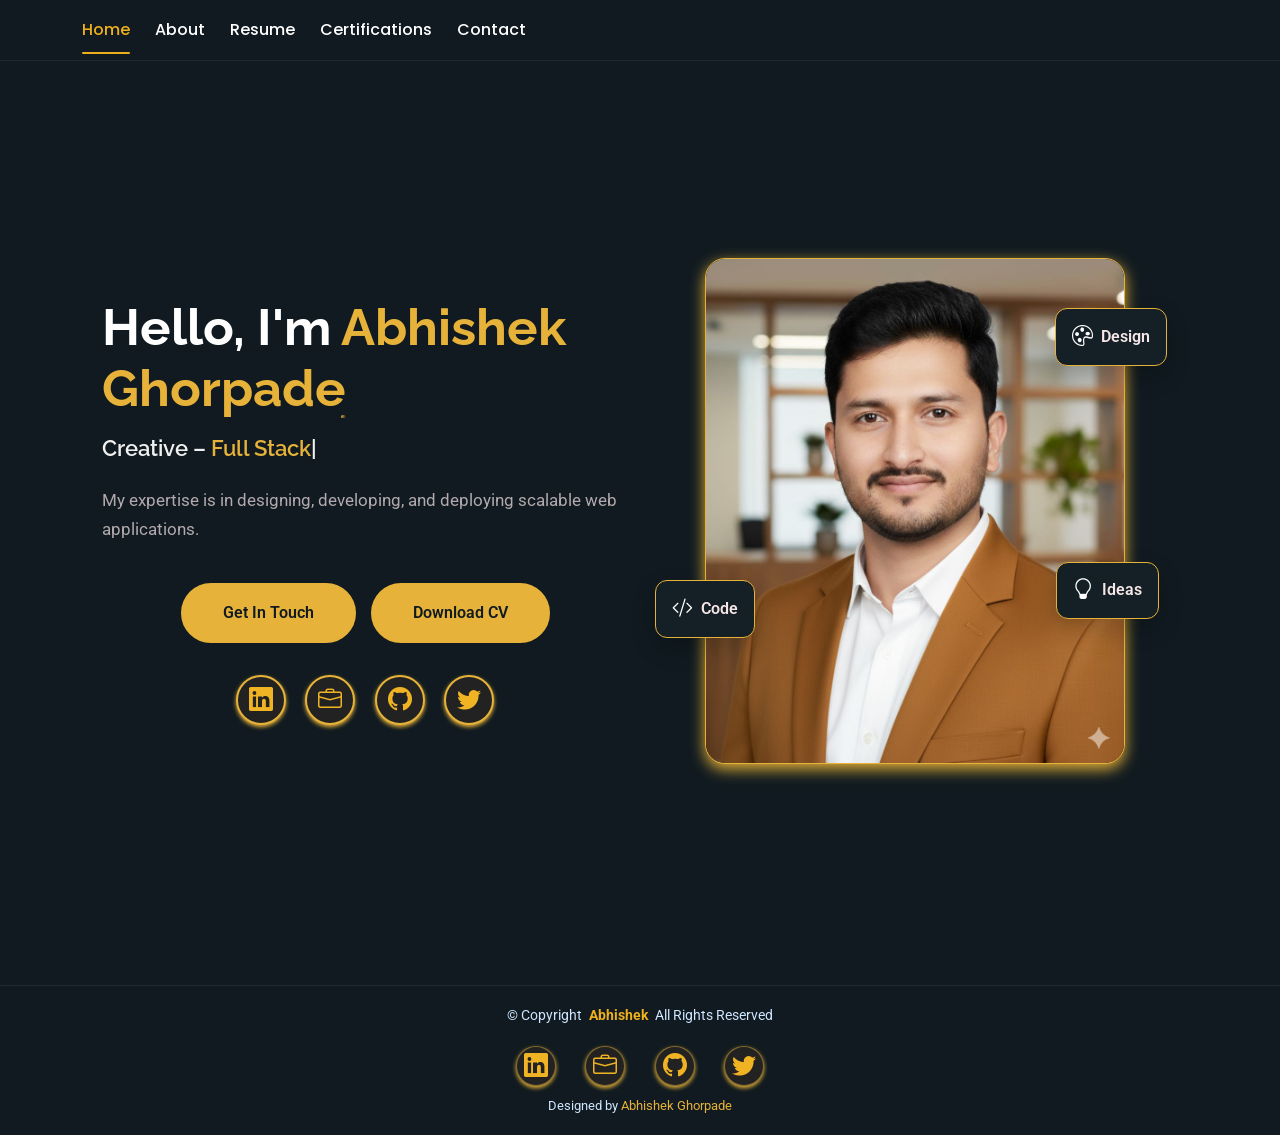
<file: index.html>
<!DOCTYPE html>
<html lang="en">
  <head>
    <meta charset="utf-8" />
    <meta content="width=device-width, initial-scale=1.0" name="viewport" />
    <title>Abhishek Portfolio</title>
    <meta name="description" content="" />
    <meta name="keywords" content="" />
    <!-- Favicons -->
    <!-- <link href="assets/img/favicon.png" rel="icon" />
    <link href="assets/img/apple-touch-icon.png" rel="apple-touch-icon" /> -->

    <!-- Fonts -->
    <link href="https://fonts.googleapis.com" rel="preconnect" />
    <link href="https://fonts.gstatic.com" rel="preconnect" crossorigin />
    <link
      href="https://fonts.googleapis.com/css2?family=Roboto:ital,wght@0,100;0,300;0,400;0,500;0,700;0,900;1,100;1,300;1,400;1,500;1,700;1,900&family=Poppins:ital,wght@0,100;0,200;0,300;0,400;0,500;0,600;0,700;0,800;0,900;1,100;1,200;1,300;1,400;1,500;1,600;1,700;1,800;1,900&family=Raleway:ital,wght@0,100;0,200;0,300;0,400;0,500;0,600;0,700;0,800;0,900;1,100;1,200;1,300;1,400;1,500;1,600;1,700;1,800;1,900&display=swap"
      rel="stylesheet"
    />

    <!-- Vendor CSS Files -->
    <link
      href="assets/vendor/bootstrap/css/bootstrap.min.css"
      rel="stylesheet"
    />
    <link
      href="assets/vendor/bootstrap-icons/bootstrap-icons.css"
      rel="stylesheet"
    />
    <link href="assets/vendor/aos/aos.css" rel="stylesheet" />
    <link href="assets/vendor/swiper/swiper-bundle.min.css" rel="stylesheet" />
    <link
      href="assets/vendor/glightbox/css/glightbox.min.css"
      rel="stylesheet"
    />

    <!-- Main CSS -->
    <link href="assets/css/main.css" rel="stylesheet" />

    <!-- =======================================================
  * Template Name: FolioOne
  * Template URL: https://bootstrapmade.com/folioone-bootstrap-portfolio-website-template/
  * Updated: Aug 23 2025 with Bootstrap v5.3.7
  * Author: BootstrapMade.com
  * License: https://bootstrapmade.com/license/
  ======================================================== -->
  </head>

  <body class="index-page">
    <header
      id="header"
      class="header d-flex align-items-center light-background sticky-top"
    >
      <div
        class="container position-relative d-flex align-items-center justify-content-between"
      >
        <!-- <a href="index.html" class="logo d-flex align-items-center me-auto me-xl-0">
      <img src="assets/img/logo.webp" alt="">
      <h1 class="sitename">FolioOne</h1> 
    </a> -->

        <nav id="navmenu" class="navmenu">
          <ul>
            <li><a href="index.html" class="active">Home</a></li>
            <li><a href="about.html">About</a></li>
            <li><a href="resume.html">Resume</a></li>
            <li><a href="portfolio.html">Certifications</a></li>
            <li><a href="contact.html">Contact</a></li>
          </ul>
          <i class="mobile-nav-toggle d-xl-none bi bi-list"></i>
        </nav>
        <!-- <div class="header-social-links">
          <a href="#" class="Whatsapp"><i class="bi bi-whatsapp"></i></a>
          <a href="#" class="facebook"><i class="bi bi-facebook"></i></a>
          <a href="#" class="instagram"><i class="bi bi-instagram"></i></a>
          <a href="https://www.linkedin.com/in/abhishek-ghorpade-39ab88269"
            ><i class="bi bi-linkedin"></i
          ></a>
        </div> -->
      </div>
    </header>

    <main class="main">
      <!-- Hero Section -->
      <section id="hero" class="hero section">
        <div class="container" data-aos="fade-up" data-aos-delay="100">
          <div class="row gy-4 align-items-center">
            <!-- Left: Text Content -->
            <div class="col-lg-6 order-2 order-lg-1">
              <div class="hero-content text-lg-start text-center">
                <h1
                  data-aos="fade-up"
                  data-aos-delay="200"
                  style="color: white"
                >
                  Hello, I'm <span class="highlight">Abhishek Ghorpade</span>
                </h1>
                <h2 data-aos="fade-up" data-aos-delay="300">
                  Creative –
                  <span
                    class="typed"
                    data-typed-items="Full Stack Designer, Web Developer, Creative Technologist"
                  ></span>
                </h2>
                <p data-aos="fade-up" data-aos-delay="400">
                  My expertise is in designing, developing, and deploying
                  scalable web applications.
                </p>

                <div
                  class="hero-actions"
                  data-aos="fade-up"
                  data-aos-delay="500"
                >
                  <a href="contact.html" class="btn btn-primary"
                    >Get In Touch</a
                  >
                  <a href="img/AbhiResume.pdf" class="btn btn-primary" download>
                    <!-- Download CV <i class="bi bi-download"></i> -->
                    Download CV</a
                  >
                </div>

                <!-- Social Links -->
                <div
                  class="social-links"
                  data-aos="fade-up"
                  data-aos-delay="600"
                >
                  <a
                    href="https://www.linkedin.com/in/abhishek-ghorpade-39ab88269"
                    class="linkedin"
                    data-label="LinkedIn"
                  >
                    <i class="bi bi-linkedin"></i>
                  </a>
                  <a
                    href="img/AbhiResume.pdf"
                    class="briefcase"
                    data-label="Resume"
                  >
                    <i class="bi bi-briefcase"></i>
                  </a>
                  <a href="#" class="github" data-label="GitHub">
                    <i class="bi bi-github"></i>
                  </a>
                  <a href="#" class="twitter" data-label="Twitter">
                    <i class="bi bi-twitter"></i>
                  </a>
                </div>
              </div>
            </div>

            <!-- Right: Image + Floating Cards -->
            <div class="col-lg-6 order-1 order-lg-2">
              <div class="hero-image" data-aos="zoom-in" data-aos-delay="300">
                <div class="image-wrapper">
                  <img
                    src="img/333.jpeg"
                    alt="Abhishek Ghorpade"
                    class="img-fluid"
                  />
                  <div class="floating-elements">
                    <div
                      class="floating-card design"
                      data-aos="fade-left"
                      data-aos-delay="700"
                    >
                      <i class="bi bi-palette"></i>
                      <span>Design</span>
                    </div>
                    <div
                      class="floating-card code"
                      data-aos="fade-right"
                      data-aos-delay="800"
                    >
                      <i class="bi bi-code-slash"></i>
                      <span>Code</span>
                    </div>
                    <div
                      class="floating-card creativity"
                      data-aos="fade-up"
                      data-aos-delay="900"
                    >
                      <i class="bi bi-lightbulb"></i>
                      <span>Ideas</span>
                    </div>
                  </div>
                </div>
              </div>
            </div>
          </div>
        </div>
      </section>
    </main>
    <footer id="footer" class="footer">
      <div class="container">
        <div class="copyright text-center">
          <p>
            © <span>Copyright</span>
            <strong style="color: rgb(238, 175, 28)" class="px-1 sitename"
              >Abhishek</strong
            >
            <span>All Rights Reserved<br /></span>
          </p>
        </div>
        <div class="social-links d-flex justify-content-center">
          <a
            href="https://www.linkedin.com/in/abhishek-ghorpade-39ab88269"
            class="linkedin"
            data-label="LinkedIn"
          >
            <i class="bi bi-linkedin"></i>
          </a>
          <a href="img/AbhiResume.pdf" class="briefcase" data-label="Resume">
            <i class="bi bi-briefcase"></i>
          </a>
          <a href="#" class="github" data-label="GitHub">
            <i class="bi bi-github"></i>
          </a>
          <a href="#" class="twitter" data-label="Twitter">
            <i class="bi bi-twitter"></i>
          </a>
        </div>
        <div class="credits">
          <!-- All the links in the footer should remain intact. -->
          <!-- You can delete the links only if you've purchased the pro version. -->
          <!-- Licensing information: https://bootstrapmade.com/license/ -->
          <!-- Purchase the pro version with working PHP/AJAX contact form: [buy-url] -->
          Designed by
          <a href="#">Abhishek Ghorpade</a>
        </div>
      </div>
    </footer>

    <!-- Scroll Top -->
    <a
      href="#"
      id="scroll-top"
      class="scroll-top d-flex align-items-center justify-content-center"
      data-label="Top"
      ><i class="bi bi-arrow-up-short"></i
    ></a>

    <!-- Preloader -->
    <div id="preloader"></div>

    <!-- Vendor JS Files -->
    <script src="assets/vendor/bootstrap/js/bootstrap.bundle.min.js"></script>
    <script src="assets/vendor/php-email-form/validate.js"></script>
    <script src="assets/vendor/aos/aos.js"></script>
    <script src="assets/vendor/typed.js/typed.umd.js"></script>
    <script src="assets/vendor/waypoints/noframework.waypoints.js"></script>
    <script src="assets/vendor/purecounter/purecounter_vanilla.js"></script>
    <script src="assets/vendor/swiper/swiper-bundle.min.js"></script>
    <script src="assets/vendor/imagesloaded/imagesloaded.pkgd.min.js"></script>
    <script src="assets/vendor/isotope-layout/isotope.pkgd.min.js"></script>
    <script src="assets/vendor/glightbox/js/glightbox.min.js"></script>

    <!-- Main JS File -->
    <script src="assets/js/main.js"></script>
  </body>
</html>
</file>
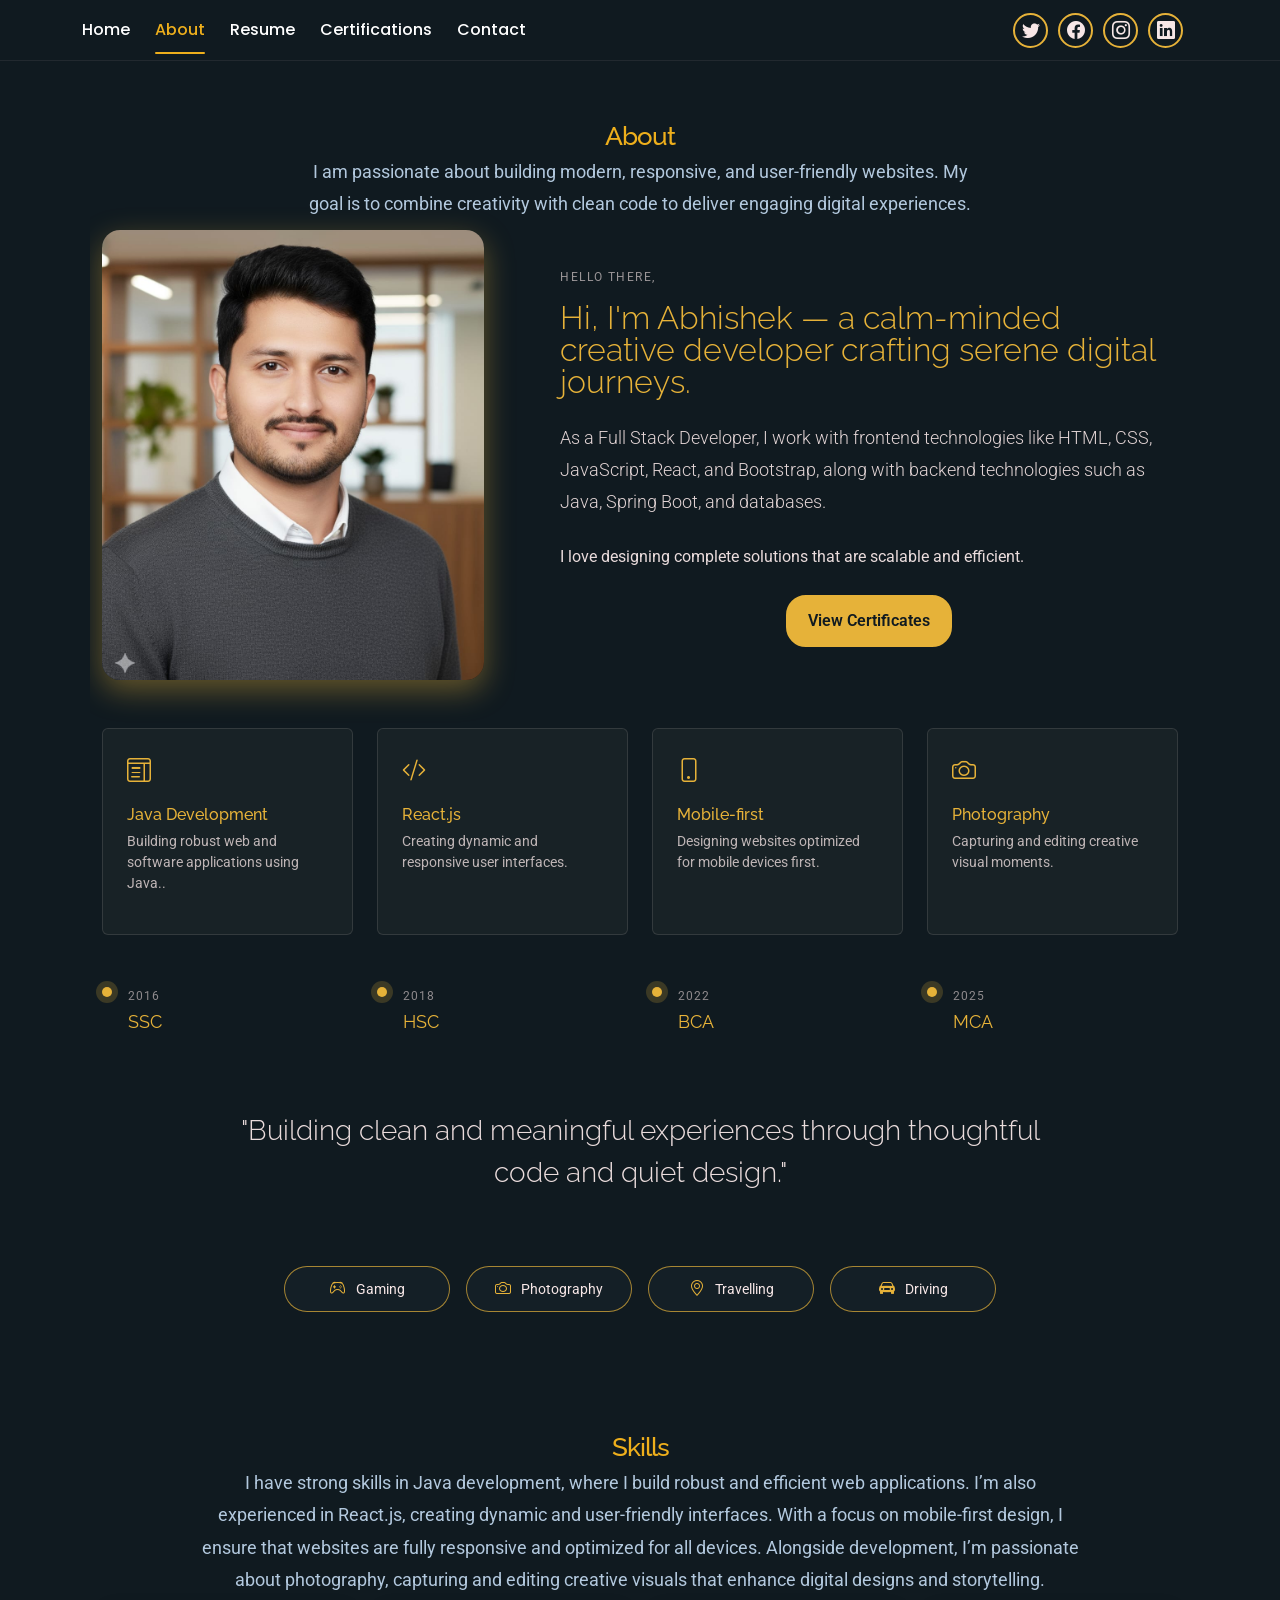
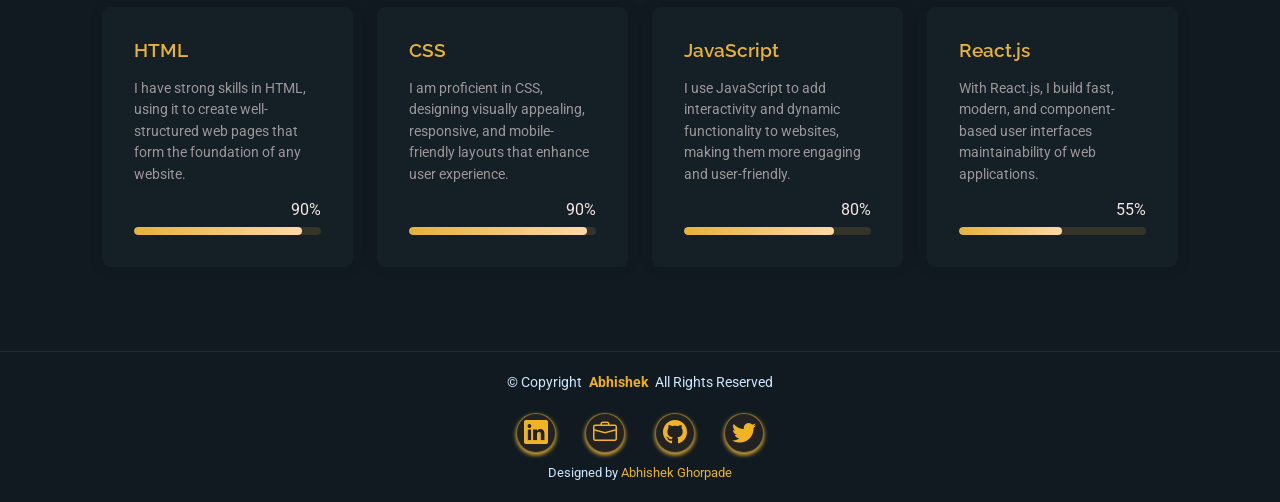
<file: about.html>
<!DOCTYPE html>
<html lang="en">
  <head>
    <meta charset="utf-8" />
    <meta content="width=device-width, initial-scale=1.0" name="viewport" />
    <title>About Abhishek</title>
    <meta name="description" content="" />
    <meta name="keywords" content="" />

    <!-- Favicons -->
    <!-- <link href="assets/img/favicon.png" rel="icon" />
    <link href="assets/img/apple-touch-icon.png" rel="apple-touch-icon" /> -->

    <!-- Fonts -->
    <link href="https://fonts.googleapis.com" rel="preconnect" />
    <link href="https://fonts.gstatic.com" rel="preconnect" crossorigin />
    <link
      href="https://fonts.googleapis.com/css2?family=Roboto:ital,wght@0,100;0,300;0,400;0,500;0,700;0,900;1,100;1,300;1,400;1,500;1,700;1,900&family=Poppins:ital,wght@0,100;0,200;0,300;0,400;0,500;0,600;0,700;0,800;0,900;1,100;1,200;1,300;1,400;1,500;1,600;1,700;1,800;1,900&family=Raleway:ital,wght@0,100;0,200;0,300;0,400;0,500;0,600;0,700;0,800;0,900;1,100;1,200;1,300;1,400;1,500;1,600;1,700;1,800;1,900&display=swap"
      rel="stylesheet"
    />

    <!-- Vendor CSS Files -->
    <link
      href="assets/vendor/bootstrap/css/bootstrap.min.css"
      rel="stylesheet"
    />
    <link
      href="assets/vendor/bootstrap-icons/bootstrap-icons.css"
      rel="stylesheet"
    />
    <link href="assets/vendor/aos/aos.css" rel="stylesheet" />
    <link href="assets/vendor/swiper/swiper-bundle.min.css" rel="stylesheet" />
    <link
      href="assets/vendor/glightbox/css/glightbox.min.css"
      rel="stylesheet"
    />

    <!-- Main CSS File -->
    <link href="assets/css/main.css" rel="stylesheet" />

    <!-- =======================================================
  * Template Name: FolioOne
  * Template URL: https://bootstrapmade.com/folioone-bootstrap-portfolio-website-template/
  * Updated: Aug 23 2025 with Bootstrap v5.3.7
  * Author: BootstrapMade.com
  * License: https://bootstrapmade.com/license/
  ======================================================== -->
  </head>

  <body class="about-page">
    <header
      id="header"
      class="header d-flex align-items-center light-background sticky-top"
    >
      <div
        class="container position-relative d-flex align-items-center justify-content-between"
      >
        <!-- <a href="index.html" class="logo d-flex align-items-center me-auto me-xl-0">
      <img src="assets/img/logo.webp" alt="">
      <h1 class="sitename">FolioOne</h1> 
    </a> -->

        <nav id="navmenu" class="navmenu">
          <ul>
            <li><a href="index.html">Home</a></li>
            <li><a href="about.html" class="active">About</a></li>
            <li><a href="resume.html">Resume</a></li>
            <!-- <li><a href="services.html">Services</a></li> -->
            <li><a href="portfolio.html">Certifications</a></li>
            <!-- <li class="dropdown">
              <a href="#"
                ><span>Dropdown</span>
                <i class="bi bi-chevron-down toggle-dropdown"></i
              ></a>
              <ul>
                <li><a href="#">Dropdown 1</a></li>
                <li class="dropdown">
                  <a href="#"
                    ><span>Deep Dropdown</span>
                    <i class="bi bi-chevron-down toggle-dropdown"></i
                  ></a>
                  <ul>
                    <li><a href="#">Deep Dropdown 1</a></li>
                    <li><a href="#">Deep Dropdown 2</a></li>
                    <li><a href="#">Deep Dropdown 3</a></li>
                    <li><a href="#">Deep Dropdown 4</a></li>
                    <li><a href="#">Deep Dropdown 5</a></li>
                  </ul>
                </li>
                <li><a href="#">Dropdown 2</a></li>
                <li><a href="#">Dropdown 3</a></li>
                <li><a href="#">Dropdown 4</a></li>
              </ul>
            </li> -->
            <li><a href="contact.html">Contact</a></li>
          </ul>
          <i class="mobile-nav-toggle d-xl-none bi bi-list"></i>
        </nav>

        <div class="header-social-links">
          <a href="#" class="twitter"><i class="bi bi-twitter"></i></a>
          <a href="#" class="facebook"><i class="bi bi-facebook"></i></a>
          <a href="#" class="instagram"><i class="bi bi-instagram"></i></a>
          <a href="#" class="linkedin"><i class="bi bi-linkedin"></i></a>
        </div>
      </div>
    </header>

    <main class="main">
      <!-- About Section -->
      <section id="about" class="about section">
        <!-- Section Title -->
        <div class="container section-title" data-aos="fade-up">
          <h2>About</h2>
          <p>
            I am passionate about building modern, responsive, and user-friendly
            websites. My goal is to combine creativity with clean code to
            deliver engaging digital experiences.
          </p>
        </div>
        <!-- End Section Title -->

        <div class="container" data-aos="fade-up" data-aos-delay="100">
          <!-- Intro + Photo -->
          <div class="row align-items-center justify-content-between gy-5 mb-5">
            <!-- Profile Photo (Left Side) -->
            <div class="col-lg-5" data-aos="zoom-in" data-aos-delay="250">
              <figure class="profile-figure text-center text-lg-start">
                <img
                  src="img/0003.jpeg"
                  alt="Portrait of Abhishek"
                  class="img-fluid profile-photo"
                />
              </figure>
            </div>

            <!-- Intro Content (Right Side) -->
            <div class="col-lg-7" data-aos="fade-right" data-aos-delay="150">
              <div class="intro-content">
                <span class="eyebrow">Hello there,</span>
                <h2 class="headline">
                  Hi, I'm Abhishek — a calm-minded creative developer crafting
                  serene digital journeys.
                </h2>
                <p class="lead">
                  As a Full Stack Developer, I work with frontend technologies
                  like HTML, CSS, JavaScript, React, and Bootstrap, along with
                  backend technologies such as Java, Spring Boot, and databases.
                </p>
                <p>
                  I love designing complete solutions that are scalable and
                  efficient.
                </p>

                <div class="cta-group">
                  <!-- <a href="#portfolio" class="btn btn-primary">
                    View My Work <i class="bi bi-arrow-up-right"></i>
                  </a> -->
                  <a href="portfolio.html" class="btn btn-primary"
                  >View Certificates</a
                >
                  </a>
                </div>
              </div>
            </div>
          </div>
          <!-- End Intro + Photo -->

          <!-- Skills Grid -->
          <div class="mb-5">
            <div class="row g-4">
              <div
                class="col-6 col-md-4 col-lg-3"
                data-aos="fade-up"
                data-aos-delay="120"
              >
                <div class="skill-item">
                  <i class="bi bi-layout-text-window"></i>
                  <h3>Java Development</h3>
                  <p>
                    Building robust web and software applications using Java..
                  </p>
                </div>
              </div>
              <div
                class="col-6 col-md-4 col-lg-3"
                data-aos="fade-up"
                data-aos-delay="180"
              >
                <div class="skill-item">
                  <i class="bi bi-code-slash"></i>
                  <h3>React.js</h3>
                  <p>Creating dynamic and responsive user interfaces.</p>
                </div>
              </div>
              <div
                class="col-6 col-md-4 col-lg-3"
                data-aos="fade-up"
                data-aos-delay="240"
              >
                <div class="skill-item">
                  <i class="bi bi-phone"></i>
                  <h3>Mobile-first</h3>
                  <p>Designing websites optimized for mobile devices first.</p>
                </div>
              </div>
              <div
                class="col-6 col-md-4 col-lg-3"
                data-aos="fade-up"
                data-aos-delay="300"
              >
                <div class="skill-item">
                  <i class="bi bi-camera"></i>
                  <h3>Photography</h3>
                  <p>Capturing and editing creative visual moments.</p>
                </div>
              </div>
            </div>
          </div>
          <!-- End Skills Grid -->

          <!-- Journey Timeline -->
          <div class="mb-5">
            <div class="row g-4">
              <div
                class="col-md-6 col-lg-3"
                data-aos="fade-up"
                data-aos-delay="120"
              >
                <article class="timeline-item">
                  <span class="dot"></span>
                  <time>2016</time>
                  <h4>SSC</h4>
                  <!-- <p>Quisque euismod turpis ut sapien luctus bibendum.</p> -->
                </article>
              </div>
              <div
                class="col-md-6 col-lg-3"
                data-aos="fade-up"
                data-aos-delay="180"
              >
                <article class="timeline-item">
                  <span class="dot"></span>
                  <time>2018</time>
                  <h4>HSC</h4>
                  <!-- <p>Mauris non arcu non urna convallis vulputate.</p> -->
                </article>
              </div>
              <div
                class="col-md-6 col-lg-3"
                data-aos="fade-up"
                data-aos-delay="240"
              >
                <article class="timeline-item">
                  <span class="dot"></span>
                  <time>2022</time>
                  <h4>BCA</h4>
                  <!-- <p>Nunc sed nibh et libero fermentum posuere.</p> -->
                </article>
              </div>
              <div
                class="col-md-6 col-lg-3"
                data-aos="fade-up"
                data-aos-delay="300"
              >
                <article class="timeline-item">
                  <span class="dot"></span>
                  <time>2025</time>
                  <h4>MCA</h4>
                  <!-- <p>Proin commodo massa sit amet urna pretium.</p> -->
                </article>
              </div>
            </div>
          </div>
          <!-- End Journey Timeline -->

          <!-- Quote -->
          <blockquote
            class="personal-quote text-center mb-5"
            data-aos="fade-down"
            data-aos-delay="200"
          >
            <p>
              "Building clean and meaningful experiences through thoughtful code
              and quiet design."
            </p>
          </blockquote>
          <!-- End Quote -->

          <!-- Fun Facts -->
          <div class="row g-3 justify-content-center">
            <div
              class="col-6 col-md-3 col-lg-2"
              data-aos="zoom-in"
              data-aos-delay="120"
            >
              <div class="fact-pill">
                <i class="bi bi-controller"></i>
                <span>Gaming</span>
              </div>
            </div>
            <div
              class="col-6 col-md-3 col-lg-2"
              data-aos="zoom-in"
              data-aos-delay="160"
            >
              <div class="fact-pill">
                <i class="bi bi-camera"></i>
                <span>Photography</span>
              </div>
            </div>
            <div
              class="col-6 col-md-3 col-lg-2"
              data-aos="zoom-in"
              data-aos-delay="200"
            >
              <div class="fact-pill">
                <i class="bi bi-geo-alt"></i>
                <span>Travelling</span>
              </div>
            </div>
            <div
              class="col-6 col-md-3 col-lg-2"
              data-aos="zoom-in"
              data-aos-delay="240"
            >
              <div class="fact-pill">
                <i class="bi bi-car-front-fill"></i>
                <span>Driving</span>
              </div>
            </div>
          </div>
          <!-- End Fun Facts -->
        </div>
      </section>
      <!-- /About Section -->

      <!-- Skills Section -->
      <section id="skills" class="skills section">
        <!-- Section Title -->
        <div class="container section-title" data-aos="fade-up">
          <h2>Skills</h2>
          <p>
            I have strong skills in Java development, where I build robust and
            efficient web applications. I’m also experienced in React.js,
            creating dynamic and user-friendly interfaces. With a focus on
            mobile-first design, I ensure that websites are fully responsive and
            optimized for all devices. Alongside development, I’m passionate
            about photography, capturing and editing creative visuals that
            enhance digital designs and storytelling.
          </p>
        </div>
        <!-- End Section Title -->

        <div class="container" data-aos="fade-up" data-aos-delay="100">
          <div class="row g-4 skills-animation">
            <div
              class="col-md-6 col-lg-3"
              data-aos="fade-up"
              data-aos-delay="100"
            >
              <div class="skill-box">
                <h3>HTML</h3>
                <p>
                  I have strong skills in HTML, using it to create
                  well-structured web pages that form the foundation of any
                  website.
                </p>
                <span class="text-end d-block">90%</span>
                <div class="progress">
                  <div
                    class="progress-bar"
                    role="progressbar"
                    aria-valuenow="90"
                    aria-valuemin="0"
                    aria-valuemax="100"
                  ></div>
                </div>
              </div>
            </div>

            <div
              class="col-md-6 col-lg-3"
              data-aos="fade-up"
              data-aos-delay="200"
            >
              <div class="skill-box">
                <h3>CSS</h3>
                <p>
                  I am proficient in CSS, designing visually appealing,
                  responsive, and mobile-friendly layouts that enhance user
                  experience.
                </p>
                <span class="text-end d-block">90%</span>
                <div class="progress">
                  <div
                    class="progress-bar"
                    role="progressbar"
                    aria-valuenow="95"
                    aria-valuemin="0"
                    aria-valuemax="100"
                  ></div>
                </div>
              </div>
            </div>

            <div
              class="col-md-6 col-lg-3"
              data-aos="fade-up"
              data-aos-delay="300"
            >
              <div class="skill-box">
                <h3>JavaScript</h3>
                <p>
                  I use JavaScript to add interactivity and dynamic
                  functionality to websites, making them more engaging and
                  user-friendly.
                </p>
                <span class="text-end d-block">80%</span>
                <div class="progress">
                  <div
                    class="progress-bar"
                    role="progressbar"
                    aria-valuenow="80"
                    aria-valuemin="0"
                    aria-valuemax="100"
                  ></div>
                </div>
              </div>
            </div>

            <div
              class="col-md-6 col-lg-3"
              data-aos="fade-up"
              data-aos-delay="400"
            >
              <div class="skill-box">
                <h3>React.js</h3>
                <p>
                  With React.js, I build fast, modern, and component-based user
                  interfaces maintainability of web applications.
                </p>
                <span class="text-end d-block">55%</span>
                <div class="progress">
                  <div
                    class="progress-bar"
                    role="progressbar"
                    aria-valuenow="55"
                    aria-valuemin="0"
                    aria-valuemax="100"
                  ></div>
                </div>
              </div>
            </div>
          </div>
        </div>
      </section>
      <!-- /Skills Section -->

      <!-- Stats Section -->
      <!-- <section id="stats" class="stats section dark-background">
        <div class="container" data-aos="fade-up" data-aos-delay="100">
          <div class="row align-items-center">
            <div class="col-lg-4" data-aos="fade-up" data-aos-delay="200">
              <div class="avatars d-flex align-items-center">
                <img
                  src="assets/img/person/person-m-2.webp"
                  alt="Avatar 1"
                  class="rounded-circle"
                  loading="lazy"
                />
                <img
                  src="assets/img/person/person-m-3.webp"
                  alt="Avatar 2"
                  class="rounded-circle"
                  loading="lazy"
                />
                <img
                  src="assets/img/person/person-f-5.webp"
                  alt="Avatar 3"
                  class="rounded-circle"
                  loading="lazy"
                />
                <img
                  src="assets/img/person/person-m-5.webp"
                  alt="Avatar 4"
                  class="rounded-circle"
                  loading="lazy"
                />
              </div>
            </div>

            <div class="col-lg-8">
              <div class="row counters">
                <div class="col-md-4" data-aos="fade-up" data-aos-delay="300">
                  <h2>
                    <span
                      data-purecounter-start="0"
                      data-purecounter-end="185"
                      data-purecounter-duration="1"
                      class="purecounter"
                    ></span
                    >+
                  </h2>
                  <p>Nemo enim ipsam</p>
                </div>

                <div class="col-md-4" data-aos="fade-up" data-aos-delay="400">
                  <h2>
                    <span
                      data-purecounter-start="0"
                      data-purecounter-end="32"
                      data-purecounter-duration="1"
                      class="purecounter"
                    ></span
                    >K
                  </h2>
                  <p>Voluptatem sequi</p>
                </div>

                <div class="col-md-4" data-aos="fade-up" data-aos-delay="500">
                  <h2>
                    <span
                      data-purecounter-start="0"
                      data-purecounter-end="128"
                      data-purecounter-duration="1"
                      class="purecounter"
                    ></span
                    >+
                  </h2>
                  <p>Dolor sit consectetur</p>
                </div>
              </div>
            </div>
          </div>
        </div>
      </section> -->
      <!-- /Stats Section -->

      <!-- Testimonials Section -->
      <!-- <section id="testimonials" class="testimonials section"> -->
      <!-- Section Title -->
      <!-- <div class="container section-title" data-aos="fade-up">
          <h2>Testimonials</h2>
          <p>
            Necessitatibus eius consequatur ex aliquid fuga eum quidem sint
            consectetur velit
          </p>
        </div> -->
      <!-- End Section Title -->

      <!-- <div class="container" data-aos="fade-up" data-aos-delay="100">
          <div class="swiper init-swiper">
            <script type="application/json" class="swiper-config">
              {
                "loop": true,
                "speed": 600,
                "autoplay": {
                  "delay": 5000
                },
                "slidesPerView": "auto",
                "pagination": {
                  "el": ".swiper-pagination",
                  "type": "bullets",
                  "clickable": true
                }
              }
            </script>
            <div class="swiper-wrapper">
              <div class="swiper-slide">
                <div class="testimonial-item">
                  <div class="row gy-4 justify-content-center">
                    <div class="col-lg-6">
                      <div class="testimonial-content">
                        <p>
                          <i class="bi bi-quote quote-icon-left"></i>
                          <span
                            >Proin iaculis purus consequat sem cure digni ssim
                            donec porttitora entum suscipit rhoncus. Accusantium
                            quam, ultricies eget id, aliquam eget nibh et.
                            Maecen aliquam, risus at semper.</span
                          >
                          <i class="bi bi-quote quote-icon-right"></i>
                        </p>
                        <h3>Saul Goodman</h3>
                        <h4>Ceo &amp; Founder</h4>
                        <div class="stars">
                          <i class="bi bi-star-fill"></i
                          ><i class="bi bi-star-fill"></i
                          ><i class="bi bi-star-fill"></i
                          ><i class="bi bi-star-fill"></i
                          ><i class="bi bi-star-fill"></i>
                        </div>
                      </div>
                    </div>
                    <div class="col-lg-2 text-center">
                      <img
                        src="assets/img/person/person-m-9.webp"
                        class="img-fluid testimonial-img"
                        alt=""
                      />
                    </div>
                  </div>
                </div>
              </div> -->
      <!-- End testimonial item -->

      <!-- <div class="swiper-slide">
                <div class="testimonial-item">
                  <div class="row gy-4 justify-content-center">
                    <div class="col-lg-6">
                      <div class="testimonial-content">
                        <p>
                          <i class="bi bi-quote quote-icon-left"></i>
                          <span
                            >Export tempor illum tamen malis malis eram quae
                            irure esse labore quem cillum quid cillum eram malis
                            quorum velit fore eram velit sunt aliqua noster
                            fugiat irure amet legam anim culpa.</span
                          >
                          <i class="bi bi-quote quote-icon-right"></i>
                        </p>
                        <h3>Sara Wilsson</h3>
                        <h4>Designer</h4>
                        <div class="stars">
                          <i class="bi bi-star-fill"></i
                          ><i class="bi bi-star-fill"></i
                          ><i class="bi bi-star-fill"></i
                          ><i class="bi bi-star-fill"></i
                          ><i class="bi bi-star-fill"></i>
                        </div>
                      </div>
                    </div>
                    <div class="col-lg-2 text-center">
                      <img
                        src="assets/img/person/person-f-5.webp"
                        class="img-fluid testimonial-img"
                        alt=""
                      />
                    </div>
                  </div>
                </div>
              </div> -->
      <!-- End testimonial item -->

      <!-- <div class="swiper-slide">
                <div class="testimonial-item">
                  <div class="row gy-4 justify-content-center">
                    <div class="col-lg-6">
                      <div class="testimonial-content">
                        <p>
                          <i class="bi bi-quote quote-icon-left"></i>
                          <span
                            >Enim nisi quem export duis labore cillum quae magna
                            enim sint quorum nulla quem veniam duis minim tempor
                            labore quem eram duis noster aute amet eram fore
                            quis sint minim.</span
                          >
                          <i class="bi bi-quote quote-icon-right"></i>
                        </p>
                        <h3>Jena Karlis</h3>
                        <h4>Store Owner</h4>
                        <div class="stars">
                          <i class="bi bi-star-fill"></i
                          ><i class="bi bi-star-fill"></i
                          ><i class="bi bi-star-fill"></i
                          ><i class="bi bi-star-fill"></i
                          ><i class="bi bi-star-fill"></i>
                        </div>
                      </div>
                    </div>
                    <div class="col-lg-2 text-center">
                      <img
                        src="assets/img/person/person-f-12.webp"
                        class="img-fluid testimonial-img"
                        alt=""
                      />
                    </div>
                  </div>
                </div>
              </div> -->
      <!-- End testimonial item -->

      <!-- <div class="swiper-slide">
                <div class="testimonial-item">
                  <div class="row gy-4 justify-content-center">
                    <div class="col-lg-6">
                      <div class="testimonial-content">
                        <p>
                          <i class="bi bi-quote quote-icon-left"></i>
                          <span
                            >Fugiat enim eram quae cillum dolore dolor amet
                            nulla culpa multos export minim fugiat minim velit
                            minim dolor enim duis veniam ipsum anim magna sunt
                            elit fore quem dolore labore illum veniam.</span
                          >
                          <i class="bi bi-quote quote-icon-right"></i>
                        </p>
                        <h3>John Larson</h3>
                        <h4>Entrepreneur</h4>
                        <div class="stars">
                          <i class="bi bi-star-fill"></i
                          ><i class="bi bi-star-fill"></i
                          ><i class="bi bi-star-fill"></i
                          ><i class="bi bi-star-fill"></i
                          ><i class="bi bi-star-fill"></i>
                        </div>
                      </div>
                    </div>
                    <div class="col-lg-2 text-center">
                      <img
                        src="assets/img/person/person-m-12.webp"
                        class="img-fluid testimonial-img"
                        alt=""
                      />
                    </div>
                  </div>
                </div>
              </div> -->
      <!-- End testimonial item -->
      <!-- </div>
            <div class="swiper-pagination"></div>
          </div>
        </div>
      </section> -->
      <!-- /Testimonials Section -->
    </main>

    <footer id="footer" class="footer">
      <div class="container">
        <div class="copyright text-center">
          <p>
            © <span>Copyright</span>
            <strong style="color: rgb(238, 175, 28)" class="px-1 sitename"
              >Abhishek</strong
            >
            <span>All Rights Reserved<br /></span>
          </p>
        </div>
        <div class="social-links d-flex justify-content-center">
          <a
            href="https://www.linkedin.com/in/abhishek-ghorpade-39ab88269"
            class="linkedin"
            data-label="LinkedIn"
          >
            <i class="bi bi-linkedin"></i>
          </a>
          <a href="img/AbhiResume.pdf" class="briefcase" data-label="Resume">
            <i class="bi bi-briefcase"></i>
          </a>
          <a href="#" class="github" data-label="GitHub">
            <i class="bi bi-github"></i>
          </a>
          <a href="#" class="twitter" data-label="Twitter">
            <i class="bi bi-twitter"></i>
          </a>
        </div>
        <div class="credits">
          <!-- All the links in the footer should remain intact. -->
          <!-- You can delete the links only if you've purchased the pro version. -->
          <!-- Licensing information: https://bootstrapmade.com/license/ -->
          <!-- Purchase the pro version with working PHP/AJAX contact form: [buy-url] -->
          Designed by <a href="#">Abhishek Ghorpade</a>
        </div>
      </div>
    </footer>

    <!-- Scroll Top -->
    <a
      href="#"
      id="scroll-top"
      class="scroll-top d-flex align-items-center justify-content-center"
      data-label="Top"
      ><i class="bi bi-arrow-up-short"></i
    ></a>

    <!-- Preloader -->
    <div id="preloader"></div>

    <!-- Vendor JS Files -->
    <script src="assets/vendor/bootstrap/js/bootstrap.bundle.min.js"></script>
    <script src="assets/vendor/php-email-form/validate.js"></script>
    <script src="assets/vendor/aos/aos.js"></script>
    <script src="assets/vendor/typed.js/typed.umd.js"></script>
    <script src="assets/vendor/waypoints/noframework.waypoints.js"></script>
    <script src="assets/vendor/purecounter/purecounter_vanilla.js"></script>
    <script src="assets/vendor/swiper/swiper-bundle.min.js"></script>
    <script src="assets/vendor/imagesloaded/imagesloaded.pkgd.min.js"></script>
    <script src="assets/vendor/isotope-layout/isotope.pkgd.min.js"></script>
    <script src="assets/vendor/glightbox/js/glightbox.min.js"></script>

    <!-- Main JS File -->
    <script src="assets/js/main.js"></script>
  </body>
</html>
</file>
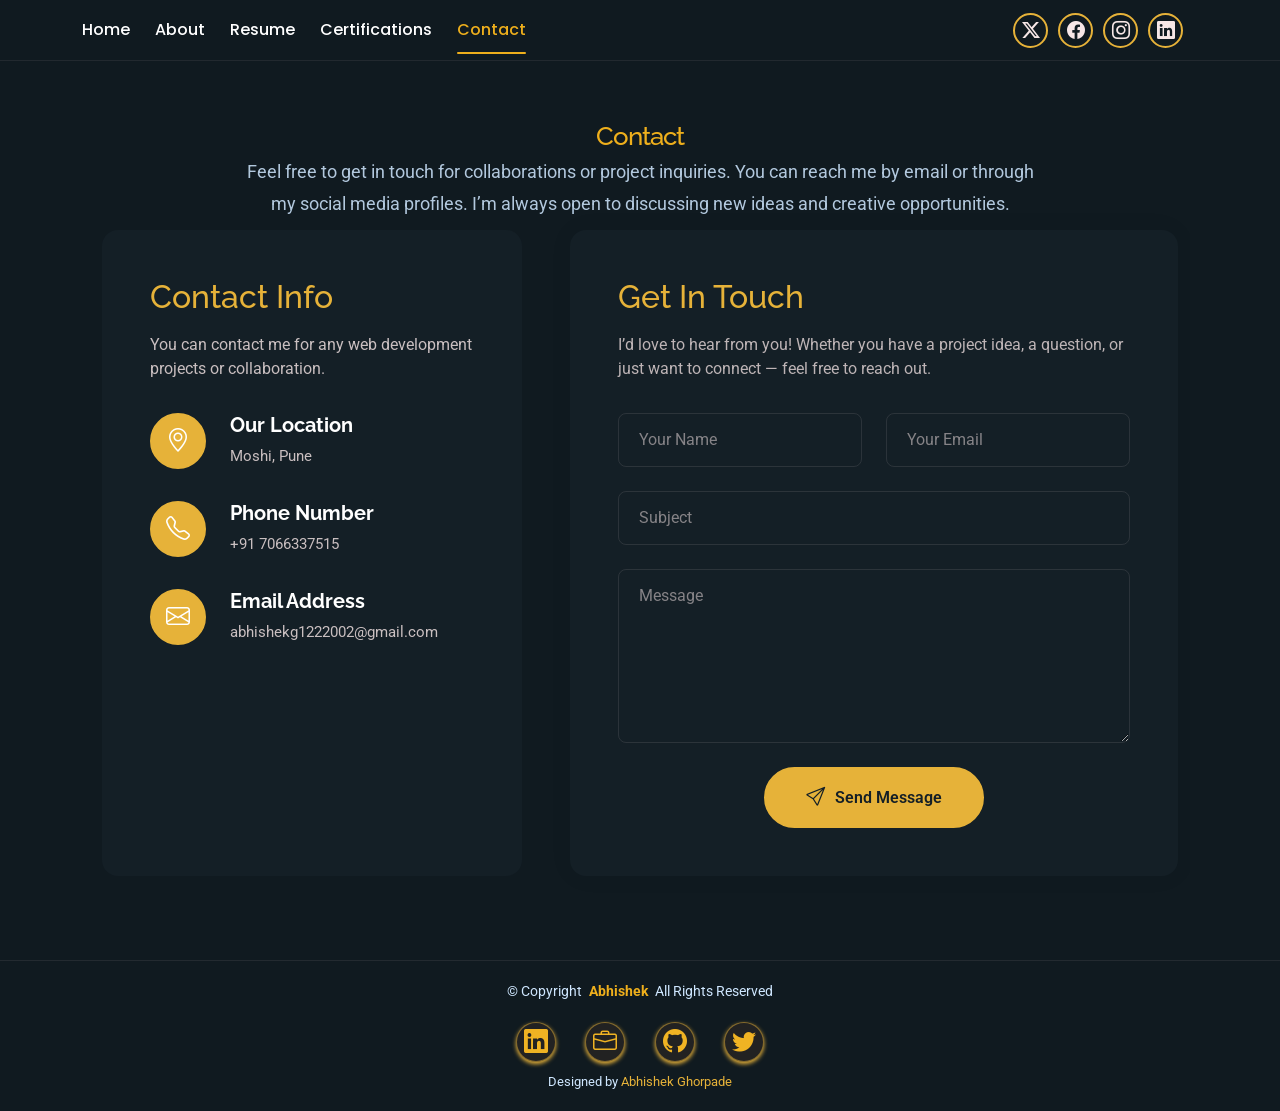
<file: contact.html>
<!DOCTYPE html>
<html lang="en">
  <head>
    <meta charset="utf-8" />
    <meta content="width=device-width, initial-scale=1.0" name="viewport" />
    <title>Contact - Abhishek</title>
    <meta name="description" content="" />
    <meta name="keywords" content="" />

    <!-- Favicons -->
    <!-- <link href="assets/img/favicon.png" rel="icon" />
    <link href="assets/img/apple-touch-icon.png" rel="apple-touch-icon" /> -->

    <!-- Fonts -->
    <link href="https://fonts.googleapis.com" rel="preconnect" />
    <link href="https://fonts.gstatic.com" rel="preconnect" crossorigin />
    <link
      href="https://fonts.googleapis.com/css2?family=Roboto:ital,wght@0,100;0,300;0,400;0,500;0,700;0,900;1,100;1,300;1,400;1,500;1,700;1,900&family=Poppins:ital,wght@0,100;0,200;0,300;0,400;0,500;0,600;0,700;0,800;0,900;1,100;1,200;1,300;1,400;1,500;1,600;1,700;1,800;1,900&family=Raleway:ital,wght@0,100;0,200;0,300;0,400;0,500;0,600;0,700;0,800;0,900;1,100;1,200;1,300;1,400;1,500;1,600;1,700;1,800;1,900&display=swap"
      rel="stylesheet"
    />

    <!-- Vendor CSS Files -->
    <link
      href="assets/vendor/bootstrap/css/bootstrap.min.css"
      rel="stylesheet"
    />
    <link
      href="assets/vendor/bootstrap-icons/bootstrap-icons.css"
      rel="stylesheet"
    />
    <link href="assets/vendor/aos/aos.css" rel="stylesheet" />
    <link href="assets/vendor/swiper/swiper-bundle.min.css" rel="stylesheet" />
    <link
      href="assets/vendor/glightbox/css/glightbox.min.css"
      rel="stylesheet"
    />

    <!-- Main CSS File -->
    <link href="assets/css/main.css" rel="stylesheet" />

    <!-- =======================================================
  * Template Name: FolioOne
  * Template URL: https://bootstrapmade.com/folioone-bootstrap-portfolio-website-template/
  * Updated: Aug 23 2025 with Bootstrap v5.3.7
  * Author: BootstrapMade.com
  * License: https://bootstrapmade.com/license/
  ======================================================== -->
  </head>

  <body class="contact-page">
    <header
      id="header"
      class="header d-flex align-items-center light-background sticky-top"
    >
      <div
        class="container position-relative d-flex align-items-center justify-content-between"
      >
        <!-- <a href="index.html" class="logo d-flex align-items-center me-auto me-xl-0">
      <img src="assets/img/logo.webp" alt="">
      <h1 class="sitename">FolioOne</h1> 
    </a> -->

        <nav id="navmenu" class="navmenu">
          <ul>
            <li><a href="index.html">Home</a></li>
            <li><a href="about.html">About</a></li>
            <li><a href="resume.html">Resume</a></li>
            <!-- <li><a href="services.html">Services</a></li> -->
            <li><a href="portfolio.html">Certifications</a></li>
            <!-- <li class="dropdown">
              <a href="#"
                ><span>Dropdown</span>
                <i class="bi bi-chevron-down toggle-dropdown"></i
              ></a>
              <ul>
                <li><a href="#">Dropdown 1</a></li>
                <li class="dropdown">
                  <a href="#"
                    ><span>Deep Dropdown</span>
                    <i class="bi bi-chevron-down toggle-dropdown"></i
                  ></a>
                  <ul>
                    <li><a href="#">Deep Dropdown 1</a></li>
                    <li><a href="#">Deep Dropdown 2</a></li>
                    <li><a href="#">Deep Dropdown 3</a></li>
                    <li><a href="#">Deep Dropdown 4</a></li>
                    <li><a href="#">Deep Dropdown 5</a></li>
                  </ul>
                </li>
                <li><a href="#">Dropdown 2</a></li>
                <li><a href="#">Dropdown 3</a></li>
                <li><a href="#">Dropdown 4</a></li>
              </ul>
            </li> -->
            <li><a href="contact.html" class="active">Contact</a></li>
          </ul>
          <i class="mobile-nav-toggle d-xl-none bi bi-list"></i>
        </nav>

        <div class="header-social-links">
          <a href="#" class="twitter"><i class="bi bi-twitter-x"></i></a>
          <a href="#" class="facebook"><i class="bi bi-facebook"></i></a>
          <a href="#" class="instagram"><i class="bi bi-instagram"></i></a>
          <a href="#" class="linkedin"><i class="bi bi-linkedin"></i></a>
        </div>
      </div>
    </header>
    <main class="main">
      <!-- Contact Section -->
      <section id="contact" class="contact section">
        <!-- Section Title -->
        <div class="container section-title" data-aos="fade-up">
          <h2>Contact</h2>
          <p>
            Feel free to get in touch for collaborations or project inquiries.
            You can reach me by email or through my social media profiles. I’m
            always open to discussing new ideas and creative opportunities.
          </p>
        </div>

        <!-- Contact Content -->
        <div class="container" data-aos="fade-up" data-aos-delay="100">
          <div class="row g-4 g-lg-5">
            <!-- Left Info Box -->
            <div class="col-lg-5">
              <div class="info-box" data-aos="fade-up" data-aos-delay="200">
                <h3>Contact Info</h3>
                <p>
                  You can contact me for any web development projects or
                  collaboration.
                </p>

                <!-- Location -->
                <div class="info-item" data-aos="fade-up" data-aos-delay="300">
                  <div class="icon-box">
                    <i class="bi bi-geo-alt"></i>
                  </div>
                  <div class="content">
                    <h4>Our Location</h4>
                    <p>Moshi, Pune</p>
                  </div>
                </div>

                <!-- Phone -->
                <div class="info-item" data-aos="fade-up" data-aos-delay="400">
                  <div class="icon-box">
                    <i class="bi bi-telephone"></i>
                  </div>
                  <div class="content">
                    <h4>Phone Number</h4>
                    <p>+91 7066337515</p>
                  </div>
                </div>

                <!-- Email -->
                <div class="info-item" data-aos="fade-up" data-aos-delay="500">
                  <div class="icon-box">
                    <i class="bi bi-envelope"></i>
                  </div>
                  <div class="content">
                    <h4>Email Address</h4>
                    <p>abhishekg1222002@gmail.com</p>
                  </div>
                </div>
              </div>
            </div>

            <!-- Right Contact Form -->
            <div class="col-lg-7">
              <div class="contact-form" data-aos="fade-up" data-aos-delay="300">
                <h3>Get In Touch</h3>
                <p>
                  I’d love to hear from you! Whether you have a project idea, a
                  question, or just want to connect — feel free to reach out.
                </p>

                <form
                  action="forms/contact.php"
                  method="post"
                  class="php-email-form"
                >
                  <div class="row gy-4">
                    <div class="col-md-6">
                      <input
                        type="text"
                        name="name"
                        class="form-control"
                        placeholder="Your Name"
                        required
                      />
                    </div>

                    <div class="col-md-6">
                      <input
                        type="email"
                        name="email"
                        class="form-control"
                        placeholder="Your Email"
                        required
                      />
                    </div>

                    <div class="col-12">
                      <input
                        type="text"
                        name="subject"
                        class="form-control"
                        placeholder="Subject"
                        required
                      />
                    </div>

                    <div class="col-12">
                      <textarea
                        name="message"
                        class="form-control"
                        rows="6"
                        placeholder="Message"
                        required
                      ></textarea>
                    </div>

                    <div class="col-12 text-center">
                      <div class="loading">Loading...</div>
                      <div class="error-message"></div>
                      <div class="sent-message">
                        Your message has been sent. Thank you!
                      </div>
                      <button type="submit" class="btn">
                        <i class="bi bi-send"></i>
                        Send Message
                      </button>
                    </div>
                  </div>
                </form>
              </div>
            </div>
          </div>
        </div>
      </section>
    </main>

    <footer id="footer" class="footer">
      <div class="container">
        <div class="copyright text-center">
          <p>
            © <span>Copyright</span>
            <strong style="color: rgb(238, 175, 28)" class="px-1 sitename"
              >Abhishek</strong
            >
            <span>All Rights Reserved<br /></span>
          </p>
        </div>
        <div class="social-links d-flex justify-content-center">
          <a
            href="https://www.linkedin.com/in/abhishek-ghorpade-39ab88269"
            class="linkedin"
            data-label="LinkedIn"
          >
            <i class="bi bi-linkedin"></i>
          </a>
          <a href="img/AbhiResume.pdf" class="briefcase" data-label="Resume">
            <i class="bi bi-briefcase"></i>
          </a>
          <a href="#" class="github" data-label="GitHub">
            <i class="bi bi-github"></i>
          </a>
          <a href="#" class="twitter" data-label="Twitter">
            <i class="bi bi-twitter"></i>
          </a>
        </div>
        <div class="credits">
          <!-- All the links in the footer should remain intact. -->
          <!-- You can delete the links only if you've purchased the pro version. -->
          <!-- Licensing information: https://bootstrapmade.com/license/ -->
          <!-- Purchase the pro version with working PHP/AJAX contact form: [buy-url] -->
          Designed by <a href="#">Abhishek Ghorpade</a>
        </div>
      </div>
    </footer>

    <!-- Scroll Top -->
    <a
      href="#"
      id="scroll-top"
      class="scroll-top d-flex align-items-center justify-content-center"
      data-label="Top"
      ><i class="bi bi-arrow-up-short"></i
    ></a>

    <!-- Preloader -->
    <div id="preloader"></div>

    <!-- Vendor JS Files -->
    <script src="assets/vendor/bootstrap/js/bootstrap.bundle.min.js"></script>
    <script src="assets/vendor/php-email-form/validate.js"></script>
    <script src="assets/vendor/aos/aos.js"></script>
    <script src="assets/vendor/typed.js/typed.umd.js"></script>
    <script src="assets/vendor/waypoints/noframework.waypoints.js"></script>
    <script src="assets/vendor/purecounter/purecounter_vanilla.js"></script>
    <script src="assets/vendor/swiper/swiper-bundle.min.js"></script>
    <script src="assets/vendor/imagesloaded/imagesloaded.pkgd.min.js"></script>
    <script src="assets/vendor/isotope-layout/isotope.pkgd.min.js"></script>
    <script src="assets/vendor/glightbox/js/glightbox.min.js"></script>

    <!-- Main JS File -->
    <script src="assets/js/main.js"></script>
  </body>
</html>
</file>
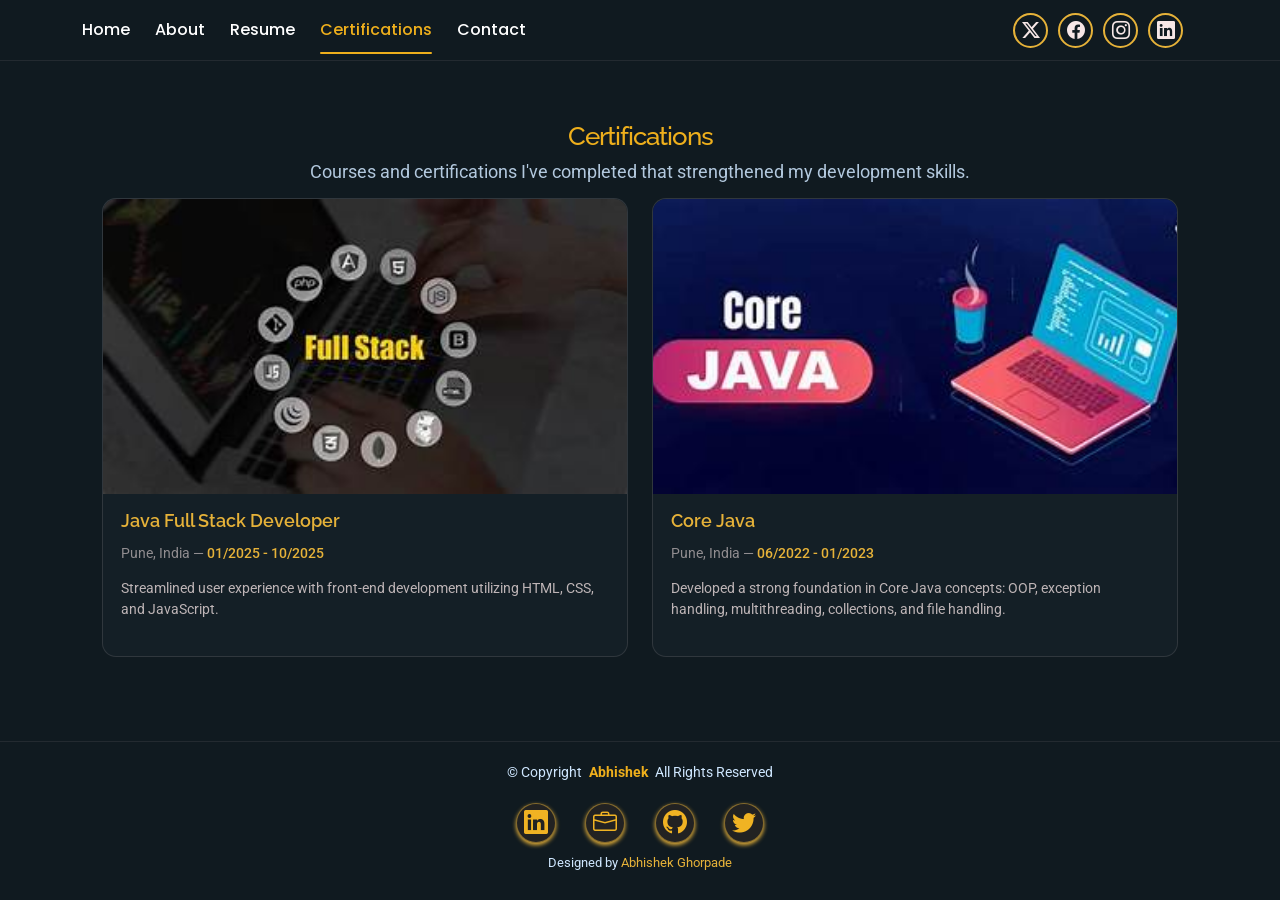
<file: portfolio.html>
<!DOCTYPE html>
<html lang="en">
  <head>
    <meta charset="utf-8" />
    <meta content="width=device-width, initial-scale=1.0" name="viewport" />
    <title>Portfolio - Abhishek</title>
    <meta name="description" content="" />
    <meta name="keywords" content="" />

    <!-- Favicons -->
    <!-- <link href="assets/img/favicon.png" rel="icon" />
    <link href="assets/img/apple-touch-icon.png" rel="apple-touch-icon" /> -->

    <!-- Fonts -->
    <link href="https://fonts.googleapis.com" rel="preconnect" />
    <link href="https://fonts.gstatic.com" rel="preconnect" crossorigin />
    <link
      href="https://fonts.googleapis.com/css2?family=Roboto:ital,wght@0,100;0,300;0,400;0,500;0,700;0,900;1,100;1,300;1,400;1,500;1,700;1,900&family=Poppins:ital,wght@0,100;0,200;0,300;0,400;0,500;0,600;0,700;0,800;0,900;1,100;1,200;1,300;1,400;1,500;1,600;1,700;1,800;1,900&family=Raleway:ital,wght@0,100;0,200;0,300;0,400;0,500;0,600;0,700;0,800;0,900;1,100;1,200;1,300;1,400;1,500;1,600;1,700;1,800;1,900&display=swap"
      rel="stylesheet"
    />

    <!-- Vendor CSS Files -->
    <link
      href="assets/vendor/bootstrap/css/bootstrap.min.css"
      rel="stylesheet"
    />
    <link
      href="assets/vendor/bootstrap-icons/bootstrap-icons.css"
      rel="stylesheet"
    />
    <link href="assets/vendor/aos/aos.css" rel="stylesheet" />
    <link href="assets/vendor/swiper/swiper-bundle.min.css" rel="stylesheet" />
    <link
      href="assets/vendor/glightbox/css/glightbox.min.css"
      rel="stylesheet"
    />

    <!-- Main CSS File -->
    <link href="assets/css/main.css" rel="stylesheet" />

    <!-- =======================================================
  * Template Name: FolioOne
  * Template URL: https://bootstrapmade.com/folioone-bootstrap-portfolio-website-template/
  * Updated: Aug 23 2025 with Bootstrap v5.3.7
  * Author: BootstrapMade.com
  * License: https://bootstrapmade.com/license/
  ======================================================== -->
  </head>

  <body class="portfolio-page">
    <header
      id="header"
      class="header d-flex align-items-center light-background sticky-top"
    >
      <div
        class="container position-relative d-flex align-items-center justify-content-between"
      >
        <!-- <a href="index.html" class="logo d-flex align-items-center me-auto me-xl-0">
      <img src="assets/img/logo.webp" alt="">
      <h1 class="sitename">FolioOne</h1> 
    </a> -->

        <nav id="navmenu" class="navmenu">
          <ul>
            <li><a href="index.html">Home</a></li>
            <li><a href="about.html">About</a></li>
            <li><a href="resume.html">Resume</a></li>
            <!-- <li><a href="services.html">Services</a></li> -->
            <li><a href="portfolio.html" class="active">Certifications</a></li>
            <!-- <li class="dropdown">
              <a href="#"
                ><span>Dropdown</span>
                <i class="bi bi-chevron-down toggle-dropdown"></i
              ></a>
              <ul>
                <li><a href="#">Dropdown 1</a></li>
                <li class="dropdown">
                  <a href="#"
                    ><span>Deep Dropdown</span>
                    <i class="bi bi-chevron-down toggle-dropdown"></i
                  ></a>
                  <ul>
                    <li><a href="#">Deep Dropdown 1</a></li>
                    <li><a href="#">Deep Dropdown 2</a></li>
                    <li><a href="#">Deep Dropdown 3</a></li>
                    <li><a href="#">Deep Dropdown 4</a></li>
                    <li><a href="#">Deep Dropdown 5</a></li>
                  </ul>
                </li>
                <li><a href="#">Dropdown 2</a></li>
                <li><a href="#">Dropdown 3</a></li>
                <li><a href="#">Dropdown 4</a></li>
              </ul>
            </li> -->
            <li><a href="contact.html">Contact</a></li>
          </ul>
          <i class="mobile-nav-toggle d-xl-none bi bi-list"></i>
        </nav>

        <div class="header-social-links">
          <a href="#" class="twitter"><i class="bi bi-twitter-x"></i></a>
          <a href="#" class="facebook"><i class="bi bi-facebook"></i></a>
          <a href="#" class="instagram"><i class="bi bi-instagram"></i></a>
          <a href="#" class="linkedin"><i class="bi bi-linkedin"></i></a>
        </div>
      </div>
    </header>

    <main class="main">
      <!-- ============================
     Certifications Section
     ============================ -->
      <section id="certifications" class="certifications section">
        <div class="container section-title" data-aos="fade-up">
          <h2>Certifications</h2>
          <p>
            Courses and certifications I've completed that strengthened my
            development skills.
          </p>
        </div>

        <div class="container" data-aos="fade-up" data-aos-delay="100">
          <div class="cert-grid">
            <!-- CERT 1 -->
            <article class="cert-card">
              <div class="cert-thumb">
                <img
                  src="img/certificate1.jpeg"
                  alt="Java Full Stack Developer Certificate"
                />
              </div>
              <div class="cert-body">
                <h3 class="cert-title">Java Full Stack Developer</h3>
                <p class="cert-issuer">
                  Pune, India — <span class="cert-year">01/2025 - 10/2025</span>
                </p>
                <p class="cert-desc">
                  Streamlined user experience with front-end development
                  utilizing HTML, CSS, and JavaScript.
                </p>
                <!-- <a
                  class="btn btn-sm"
                  href="docs/certs/java-fullstack.pdf"
                  download
                >
                  <i class="bi bi-download"></i> Download
                </a> -->
              </div>
            </article>

            <!-- CERT 2 -->
            <article class="cert-card">
              <div class="cert-thumb">
                <img src="img/certificate2.jpeg" alt="Core Java Certificate" />
              </div>
              <div class="cert-body">
                <h3 class="cert-title">Core Java</h3>
                <p class="cert-issuer">
                  Pune, India — <span class="cert-year">06/2022 - 01/2023</span>
                </p>
                <p class="cert-desc">
                  Developed a strong foundation in Core Java concepts: OOP,
                  exception handling, multithreading, collections, and file
                  handling.
                </p>
                <!-- <a class="btn btn-sm" href="docs/certs/core-java.pdf" download>
                  <i class="bi bi-download"></i> Download
                </a> -->
              </div>
            </article>
          </div>
        </div>
      </section>
    </main>

    <footer id="footer" class="footer">
      <div class="container">
        <div class="copyright text-center">
          <p>
            © <span>Copyright</span>
            <strong style="color: rgb(238, 175, 28)" class="px-1 sitename"
              >Abhishek</strong
            >
            <span>All Rights Reserved<br /></span>
          </p>
        </div>
        <div class="social-links d-flex justify-content-center">
          <a
            href="https://www.linkedin.com/in/abhishek-ghorpade-39ab88269"
            class="linkedin"
            data-label="LinkedIn"
          >
            <i class="bi bi-linkedin"></i>
          </a>
          <a href="img/AbhiResume.pdf" class="briefcase" data-label="Resume">
            <i class="bi bi-briefcase"></i>
          </a>
          <a href="#" class="github" data-label="GitHub">
            <i class="bi bi-github"></i>
          </a>
          <a href="#" class="twitter" data-label="Twitter">
            <i class="bi bi-twitter"></i>
          </a>
        </div>
        <div class="credits">
          <!-- All the links in the footer should remain intact. -->
          <!-- You can delete the links only if you've purchased the pro version. -->
          <!-- Licensing information: https://bootstrapmade.com/license/ -->
          <!-- Purchase the pro version with working PHP/AJAX contact form: [buy-url] -->
          Designed by <a href="#">Abhishek Ghorpade</a>
        </div>
      </div>
    </footer>

    <!-- Scroll Top -->
    <a
      href="#"
      id="scroll-top"
      class="scroll-top d-flex align-items-center justify-content-center"
      data-label="Top"
      ><i class="bi bi-arrow-up-short"></i
    ></a>

    <!-- Preloader -->
    <div id="preloader"></div>

    <!-- Vendor JS Files -->
    <script src="assets/vendor/bootstrap/js/bootstrap.bundle.min.js"></script>
    <script src="assets/vendor/php-email-form/validate.js"></script>
    <script src="assets/vendor/aos/aos.js"></script>
    <script src="assets/vendor/typed.js/typed.umd.js"></script>
    <script src="assets/vendor/waypoints/noframework.waypoints.js"></script>
    <script src="assets/vendor/purecounter/purecounter_vanilla.js"></script>
    <script src="assets/vendor/swiper/swiper-bundle.min.js"></script>
    <script src="assets/vendor/imagesloaded/imagesloaded.pkgd.min.js"></script>
    <script src="assets/vendor/isotope-layout/isotope.pkgd.min.js"></script>
    <script src="assets/vendor/glightbox/js/glightbox.min.js"></script>

    <!-- Main JS File -->
    <script src="assets/js/main.js"></script>
  </body>
</html>
</file>
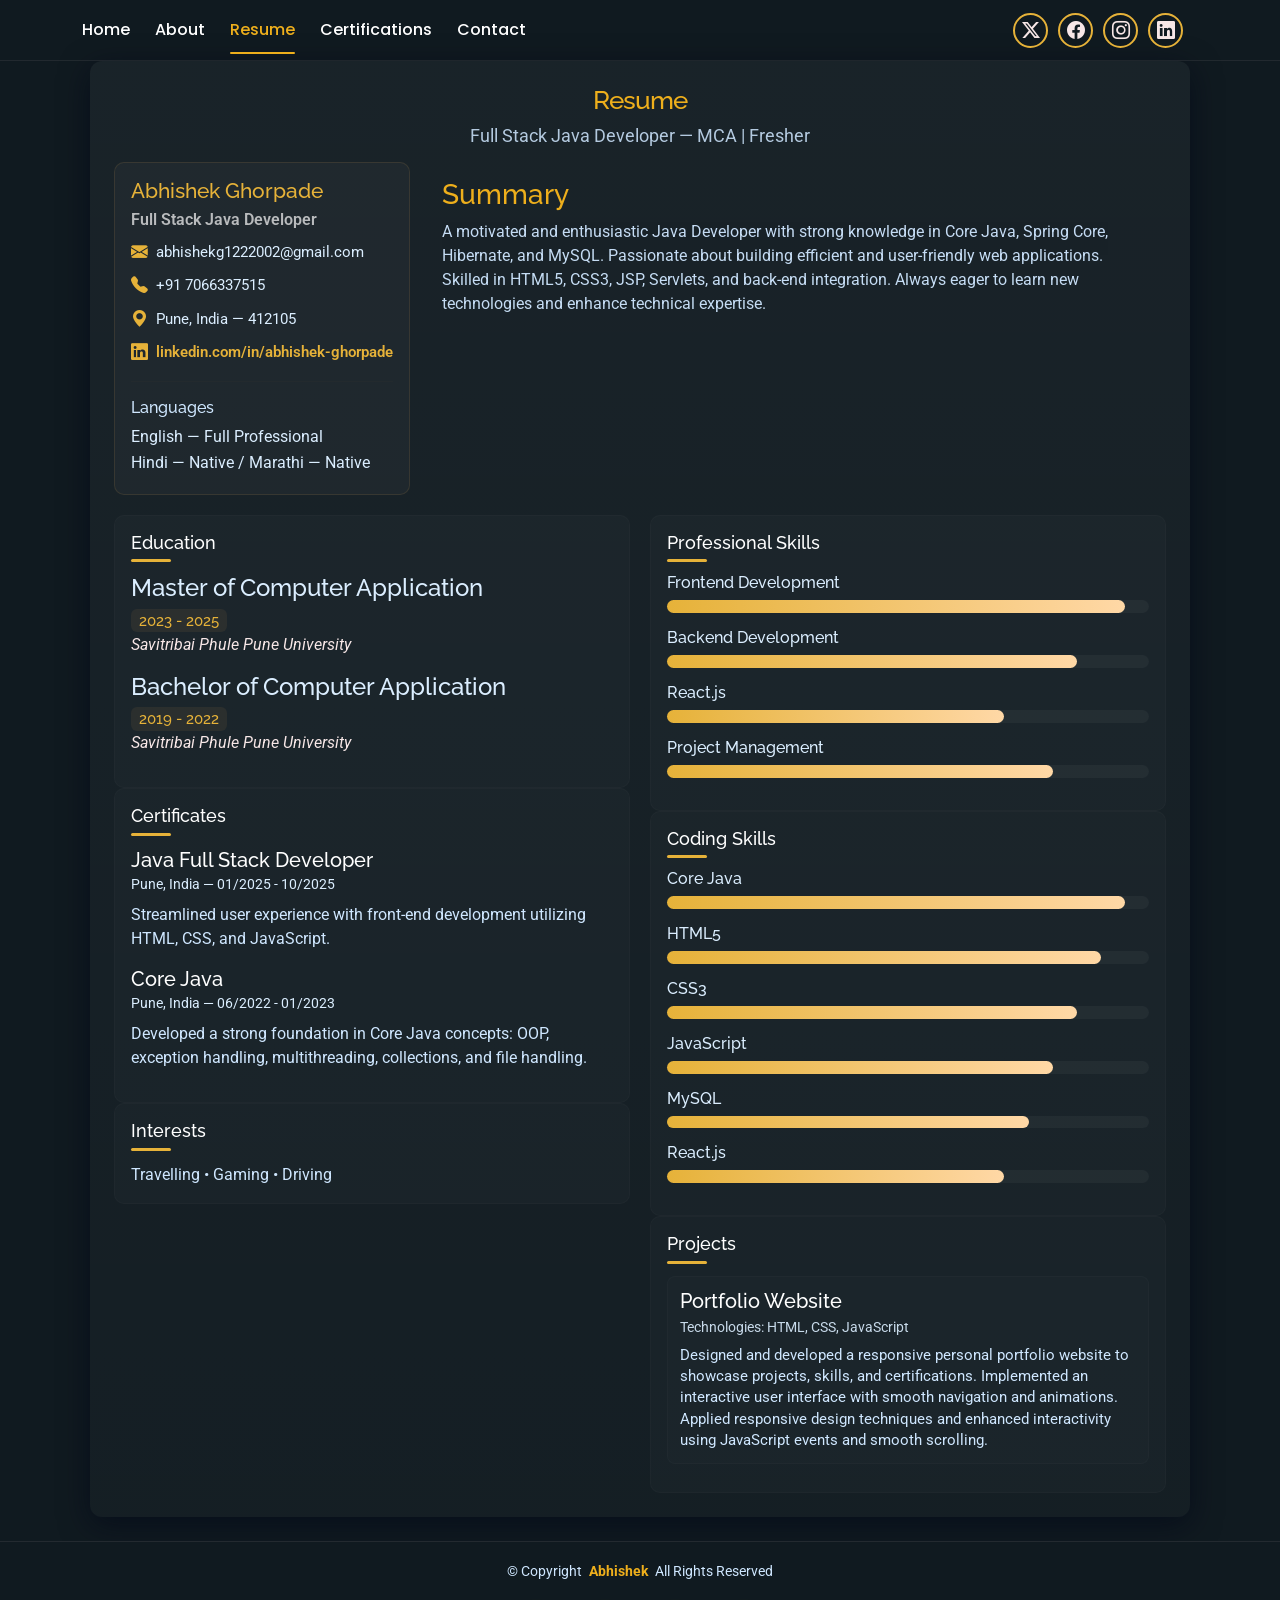
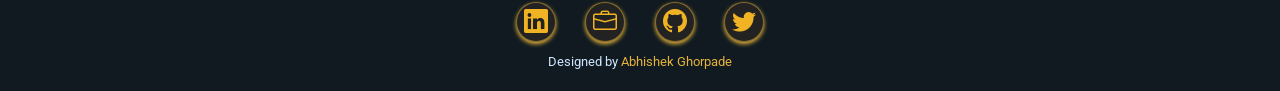
<file: resume.html>
<!DOCTYPE html>
<html lang="en">
  <head>
    <meta charset="utf-8" />
    <meta content="width=device-width, initial-scale=1.0" name="viewport" />
    <title>Resume - Abhishek</title>
    <meta name="description" content="" />
    <meta name="keywords" content="" />

    <!-- Favicons -->
    <!-- <link href="assets/img/favicon.png" rel="icon" />
    <link href="assets/img/apple-touch-icon.png" rel="apple-touch-icon" /> -->

    <!-- Fonts -->
    <link href="https://fonts.googleapis.com" rel="preconnect" />
    <link href="https://fonts.gstatic.com" rel="preconnect" crossorigin />
    <link
      href="https://fonts.googleapis.com/css2?family=Roboto:ital,wght@0,100;0,300;0,400;0,500;0,700;0,900;1,100;1,300;1,400;1,500;1,700;1,900&family=Poppins:ital,wght@0,100;0,200;0,300;0,400;0,500;0,600;0,700;0,800;0,900;1,100;1,200;1,300;1,400;1,500;1,600;1,700;1,800;1,900&family=Raleway:ital,wght@0,100;0,200;0,300;0,400;0,500;0,600;0,700;0,800;0,900;1,100;1,200;1,300;1,400;1,500;1,600;1,700;1,800;1,900&display=swap"
      rel="stylesheet"
    />

    <!-- Vendor CSS Files -->
    <link
      href="assets/vendor/bootstrap/css/bootstrap.min.css"
      rel="stylesheet"
    />
    <link
      href="assets/vendor/bootstrap-icons/bootstrap-icons.css"
      rel="stylesheet"
    />
    <link href="assets/vendor/aos/aos.css" rel="stylesheet" />
    <link href="assets/vendor/swiper/swiper-bundle.min.css" rel="stylesheet" />
    <link
      href="assets/vendor/glightbox/css/glightbox.min.css"
      rel="stylesheet"
    />

    <!-- Main CSS File -->
    <link href="assets/css/main.css" rel="stylesheet" />

    <!-- =======================================================
  * Template Name: FolioOne
  * Template URL: https://bootstrapmade.com/folioone-bootstrap-portfolio-website-template/
  * Updated: Aug 23 2025 with Bootstrap v5.3.7
  * Author: BootstrapMade.com
  * License: https://bootstrapmade.com/license/
  ======================================================== -->
  </head>

  <body class="resume-page">
    <header
      id="header"
      class="header d-flex align-items-center light-background sticky-top"
    >
      <div
        class="container position-relative d-flex align-items-center justify-content-between"
      >
        <!-- <a href="index.html" class="logo d-flex align-items-center me-auto me-xl-0">
      <img src="assets/img/logo.webp" alt="">
      <h1 class="sitename">FolioOne</h1> 
    </a> -->

        <nav id="navmenu" class="navmenu">
          <ul>
            <li><a href="index.html">Home</a></li>
            <li><a href="about.html">About</a></li>
            <li><a href="resume.html" class="active">Resume</a></li>
            <!-- <li><a href="services.html">Services</a></li> -->
            <li><a href="portfolio.html">Certifications</a></li>
            <!-- <li class="dropdown">
              <a href="#"
                ><span>Dropdown</span>
                <i class="bi bi-chevron-down toggle-dropdown"></i
              ></a>
              <ul>
                <li><a href="#">Dropdown 1</a></li>
                <li class="dropdown">
                  <a href="#"
                    ><span>Deep Dropdown</span>
                    <i class="bi bi-chevron-down toggle-dropdown"></i
                  ></a>
                  <ul>
                    <li><a href="#">Deep Dropdown 1</a></li>
                    <li><a href="#">Deep Dropdown 2</a></li>
                    <li><a href="#">Deep Dropdown 3</a></li>
                    <li><a href="#">Deep Dropdown 4</a></li>
                    <li><a href="#">Deep Dropdown 5</a></li>
                  </ul>
                </li>
                <li><a href="#">Dropdown 2</a></li>
                <li><a href="#">Dropdown 3</a></li>
                <li><a href="#">Dropdown 4</a></li>
              </ul>
            </li> -->
            <li><a href="contact.html">Contact</a></li>
          </ul>
          <i class="mobile-nav-toggle d-xl-none bi bi-list"></i>
        </nav>

        <div class="header-social-links">
          <a href="#" class="twitter"><i class="bi bi-twitter-x"></i></a>
          <a href="#" class="facebook"><i class="bi bi-facebook"></i></a>
          <a href="#" class="instagram"><i class="bi bi-instagram"></i></a>
          <a href="#" class="linkedin"><i class="bi bi-linkedin"></i></a>
        </div>
      </div>
    </header>

    <main class="main">
      <section id="resume" class="resume section" data-aos="fade-up">
        <div class="container section-title">
          <h2>Resume</h2>
          <p>Full Stack Java Developer — MCA | Fresher</p>
        </div>

        <!-- Top: Contact + Summary -->
        <div class="resume-top">
          <div class="contact-card" data-aos="fade-right">
            <h1>Abhishek Ghorpade</h1>
            <p class="title">Full Stack Java Developer</p>

            <ul class="contact-list">
              <li>
                <i class="bi bi-envelope-fill"></i> abhishekg1222002@gmail.com
              </li>
              <li><i class="bi bi-telephone-fill"></i> +91 7066337515</li>
              <li><i class="bi bi-geo-alt-fill"></i> Pune, India — 412105</li>
              <li>
                <i class="bi bi-linkedin"></i>
                <a
                  class="link-accent"
                  href="https://www.linkedin.com/in/abhishek-ghorpade-39ab88269"
                  target="_blank"
                  >linkedin.com/in/abhishek-ghorpade</a
                >
              </li>
            </ul>

            <hr style="border-color: rgba(227, 163, 74, 0.08)" />

            <h6 style="color: #cfe7ff; margin-top: 0.6rem">Languages</h6>
            <p style="color: #dbeeff; margin: 0.15rem 0">
              English — Full Professional
            </p>
            <p style="color: #dbeeff; margin: 0.15rem 0">
              Hindi — Native / Marathi — Native
            </p>
          </div>

          <div class="summary-box" data-aos="fade-left">
            <h3 style="margin-top: 0; color: rgb(238, 175, 28)">Summary</h3>
            <p>
              A motivated and enthusiastic Java Developer with strong knowledge
              in Core Java, Spring Core, Hibernate, and MySQL. Passionate about
              building efficient and user-friendly web applications. Skilled in
              HTML5, CSS3, JSP, Servlets, and back-end integration. Always eager
              to learn new technologies and enhance technical expertise.
            </p>

            <div style="margin-top: 0.75rem">
              <span
                class="badge"
                style="
                  background: rgba(227, 163, 74, 0.12);
                  color: var(--accent-color);
                  padding: 0.35rem 0.6rem;
                  border-radius: 12px;
                  font-weight: 600;
                "
                class="badge"
                style="
                  background: rgba(255, 255, 255, 0.03);
                  color: #dbeeff;
                  padding: 0.35rem 0.6rem;
                  border-radius: 12px;
                  margin-left: 0.5rem;
                "
              ></span>
            </div>
          </div>
        </div>

        <!-- Grid: Left (Education + Certificates) Right (Skills + Coding + Projects) -->
        <div class="resume-grid">
          <!-- LEFT COLUMN -->
          <div>
            <div class="resume-item" data-aos="fade-up" data-aos-delay="100">
              <h3 class="resume-title">Education</h3>

              <div class="education-item">
                <h4>Master of Computer Application</h4>
                <h5>2023 - 2025</h5>
                <p class="institution">
                  <em>Savitribai Phule Pune University</em>
                </p>
              </div>

              <div class="education-item" style="margin-top: 0.75rem">
                <h4>Bachelor of Computer Application</h4>
                <h5>2019 - 2022</h5>
                <p class="institution">
                  <em>Savitribai Phule Pune University</em>
                </p>
              </div>
            </div>

            <div class="resume-item" data-aos="fade-up" data-aos-delay="200">
              <h3 class="resume-title">Certificates</h3>

              <div style="margin-bottom: 0.65rem">
                <h5 style="margin: 0; color: #fff">
                  Java Full Stack Developer
                </h5>
                <small style="color: #dbeeff"
                  >Pune, India — 01/2025 - 10/2025</small
                >
                <p style="color: #cfe7ff; margin-top: 0.45rem">
                  Streamlined user experience with front-end development
                  utilizing HTML, CSS, and JavaScript.
                </p>
              </div>

              <div>
                <h5 style="margin: 0; color: #fff">Core Java</h5>
                <small style="color: #dbeeff"
                  >Pune, India — 06/2022 - 01/2023</small
                >
                <p style="color: #cfe7ff; margin-top: 0.45rem">
                  Developed a strong foundation in Core Java concepts: OOP,
                  exception handling, multithreading, collections, and file
                  handling.
                </p>
              </div>
            </div>

            <div class="resume-item" data-aos="fade-up" data-aos-delay="300">
              <h3 class="resume-title">Interests</h3>
              <p style="color: #cfe7ff; margin: 0">
                Travelling • Gaming • Driving
              </p>
            </div>
          </div>

          <!-- RIGHT COLUMN -->
          <div>
            <div class="resume-item" data-aos="fade-up" data-aos-delay="100">
              <h3 class="resume-title">Professional Skills</h3>

              <div class="skill-item">
                <h4>Frontend Development</h4>
                <div class="progress">
                  <div
                    class="progress-bar"
                    role="progressbar"
                    aria-valuenow="95"
                  ></div>
                </div>
              </div>

              <div class="skill-item">
                <h4>Backend Development</h4>
                <div class="progress">
                  <div
                    class="progress-bar"
                    role="progressbar"
                    aria-valuenow="85"
                  ></div>
                </div>
              </div>

              <div class="skill-item">
                <h4>React.js</h4>
                <div class="progress">
                  <div
                    class="progress-bar"
                    role="progressbar"
                    aria-valuenow="70"
                  ></div>
                </div>
              </div>

              <div class="skill-item">
                <h4>Project Management</h4>
                <div class="progress">
                  <div
                    class="progress-bar"
                    role="progressbar"
                    aria-valuenow="80"
                  ></div>
                </div>
              </div>
            </div>

            <!-- Coding Skills (new) -->
            <div class="resume-item" data-aos="fade-up" data-aos-delay="200">
              <h3 class="resume-title">Coding Skills</h3>

              <div class="skill-item" data-aos="fade-right">
                <h4>Core Java</h4>
                <div class="progress">
                  <div
                    class="progress-bar"
                    role="progressbar"
                    aria-valuenow="95"
                  ></div>
                </div>
              </div>

              <div class="skill-item" data-aos="fade-right" data-aos-delay="80">
                <h4>HTML5</h4>
                <div class="progress">
                  <div
                    class="progress-bar"
                    role="progressbar"
                    aria-valuenow="90"
                  ></div>
                </div>
              </div>

              <div
                class="skill-item"
                data-aos="fade-right"
                data-aos-delay="160"
              >
                <h4>CSS3</h4>
                <div class="progress">
                  <div
                    class="progress-bar"
                    role="progressbar"
                    aria-valuenow="85"
                  ></div>
                </div>
              </div>

              <div
                class="skill-item"
                data-aos="fade-right"
                data-aos-delay="240"
              >
                <h4>JavaScript</h4>
                <div class="progress">
                  <div
                    class="progress-bar"
                    role="progressbar"
                    aria-valuenow="80"
                  ></div>
                </div>
              </div>

              <div
                class="skill-item"
                data-aos="fade-right"
                data-aos-delay="320"
              >
                <h4>MySQL</h4>
                <div class="progress">
                  <div
                    class="progress-bar"
                    role="progressbar"
                    aria-valuenow="75"
                  ></div>
                </div>
              </div>

              <div
                class="skill-item"
                data-aos="fade-right"
                data-aos-delay="400"
              >
                <h4>React.js</h4>
                <div class="progress">
                  <div
                    class="progress-bar"
                    role="progressbar"
                    aria-valuenow="70"
                  ></div>
                </div>
              </div>
            </div>

            <!-- Projects -->
            <div class="resume-item" data-aos="fade-up" data-aos-delay="300">
              <h3 class="resume-title">Projects</h3>

              <div class="project-item" data-aos="zoom-in">
                <h5>Portfolio Website</h5>
                <div class="project-tech">
                  Technologies: HTML, CSS, JavaScript
                </div>
                <div class="project-desc">
                  Designed and developed a responsive personal portfolio website
                  to showcase projects, skills, and certifications. Implemented
                  an interactive user interface with smooth navigation and
                  animations. Applied responsive design techniques and enhanced
                  interactivity using JavaScript events and smooth scrolling.
                </div>
              </div>

              <!-- Add more projects here if you want -->
            </div>
          </div>
        </div>
      </section>
    </main>

    <footer id="footer" class="footer">
      <div class="container">
        <div class="copyright text-center">
          <p>
            © <span>Copyright</span>
            <strong style="color: rgb(238, 175, 28)" class="px-1 sitename"
              >Abhishek</strong
            >
            <span>All Rights Reserved<br /></span>
          </p>
        </div>
        <div class="social-links d-flex justify-content-center">
          <a
            href="https://www.linkedin.com/in/abhishek-ghorpade-39ab88269"
            class="linkedin"
            data-label="LinkedIn"
          >
            <i class="bi bi-linkedin"></i>
          </a>
          <a href="img/AbhiResume.pdf" class="briefcase" data-label="Resume">
            <i class="bi bi-briefcase"></i>
          </a>
          <a href="#" class="github" data-label="GitHub">
            <i class="bi bi-github"></i>
          </a>
          <a href="#" class="twitter" data-label="Twitter">
            <i class="bi bi-twitter"></i>
          </a>
        </div>
        <div class="credits">
          <!-- All the links in the footer should remain intact. -->
          <!-- You can delete the links only if you've purchased the pro version. -->
          <!-- Licensing information: https://bootstrapmade.com/license/ -->
          <!-- Purchase the pro version with working PHP/AJAX contact form: [buy-url] -->
          Designed by <a href="#">Abhishek Ghorpade</a>
        </div>
      </div>
    </footer>

    <!-- Scroll Top -->
    <a
      href="#"
      id="scroll-top"
      class="scroll-top d-flex align-items-center justify-content-center"
      data-label="Top"
      ><i class="bi bi-arrow-up-short"></i
    ></a>

    <!-- Preloader -->
    <div id="preloader"></div>

    <!-- Vendor JS Files -->
    <script src="assets/vendor/bootstrap/js/bootstrap.bundle.min.js"></script>
    <script src="assets/vendor/php-email-form/validate.js"></script>
    <script src="assets/vendor/aos/aos.js"></script>
    <script src="assets/vendor/typed.js/typed.umd.js"></script>
    <script src="assets/vendor/waypoints/noframework.waypoints.js"></script>
    <script src="assets/vendor/purecounter/purecounter_vanilla.js"></script>
    <script src="assets/vendor/swiper/swiper-bundle.min.js"></script>
    <script src="assets/vendor/imagesloaded/imagesloaded.pkgd.min.js"></script>
    <script src="assets/vendor/isotope-layout/isotope.pkgd.min.js"></script>
    <script src="assets/vendor/glightbox/js/glightbox.min.js"></script>
    <script src="https://cdn.jsdelivr.net/npm/bootstrap@5.3.2/dist/js/bootstrap.bundle.min.js"></script>
    <script src="https://cdn.jsdelivr.net/npm/aos@2.3.4/dist/aos.js"></script>

    <script>
      // Initialize AOS
      AOS.init({
        duration: 850,
        once: true,
        easing: "ease-in-out",
      });

      // Animate progress bars on load (and when AOS finishes an element)
      function animateProgressBars() {
        const bars = document.querySelectorAll(".progress-bar");
        bars.forEach((bar) => {
          const val = bar.getAttribute("aria-valuenow") || 0;
          // small timeout to let AOS reveal animation finish a bit
          setTimeout(() => {
            bar.style.width = val + "%";
          }, 120);
        });
      }

      // Run on load
      document.addEventListener("DOMContentLoaded", () => {
        animateProgressBars();
      });

      // Re-animate when elements appear (AOS custom event)
      document.addEventListener("aos:in", ({ detail }) => {
        animateProgressBars();
      });
    </script>

    <!-- Main JS File -->
    <script src="assets/js/main.js"></script>
  </body>
</html>
</file>
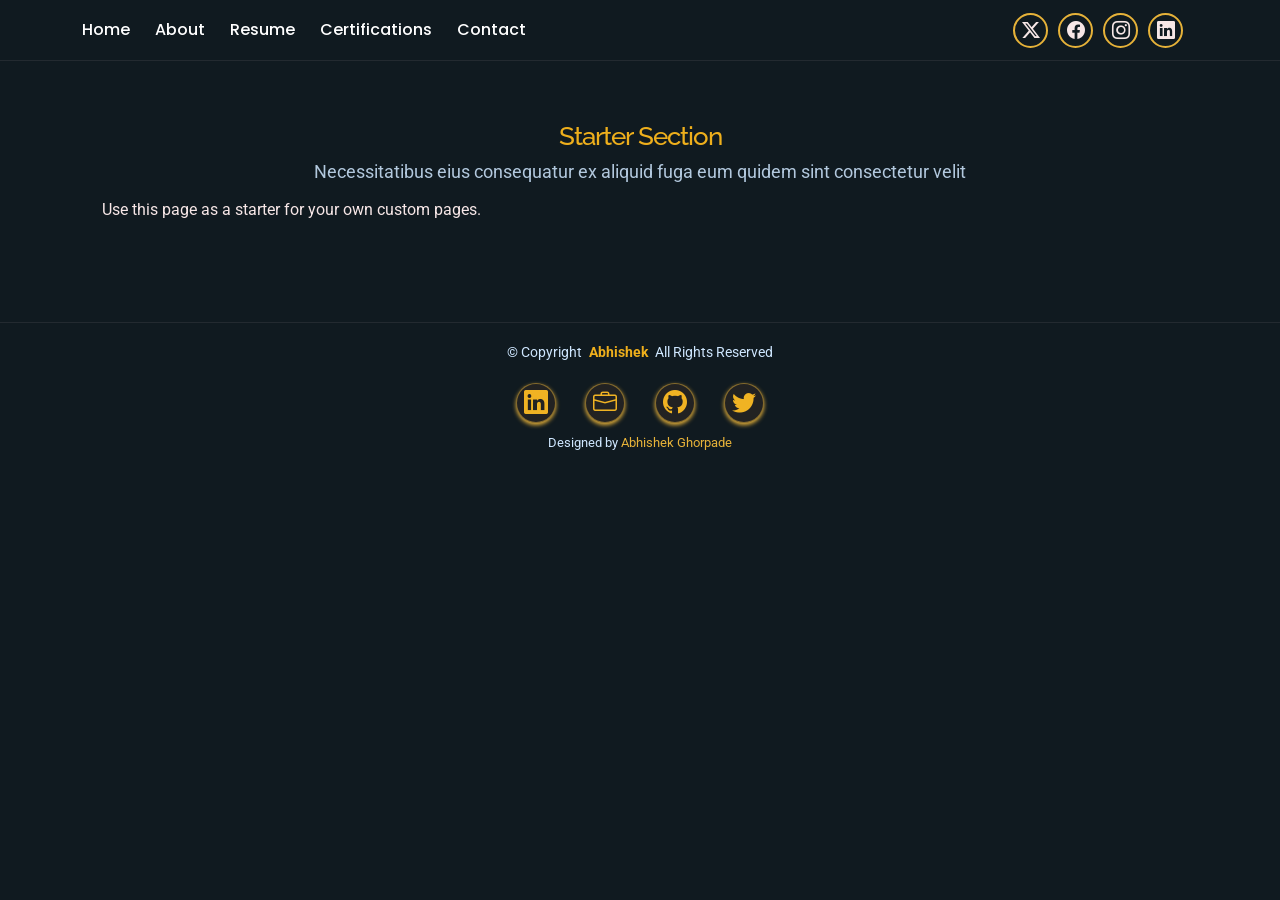
<file: starter-page.html>
<!DOCTYPE html>
<html lang="en">
  <head>
    <meta charset="utf-8" />
    <meta content="width=device-width, initial-scale=1.0" name="viewport" />
    <title>Starter Page - Abhishek</title>
    <meta name="description" content="" />
    <meta name="keywords" content="" />

    <!-- Favicons -->
    <!-- <link href="assets/img/favicon.png" rel="icon" />
    <link href="assets/img/apple-touch-icon.png" rel="apple-touch-icon" /> -->

    <!-- Fonts -->
    <link href="https://fonts.googleapis.com" rel="preconnect" />
    <link href="https://fonts.gstatic.com" rel="preconnect" crossorigin />
    <link
      href="https://fonts.googleapis.com/css2?family=Roboto:ital,wght@0,100;0,300;0,400;0,500;0,700;0,900;1,100;1,300;1,400;1,500;1,700;1,900&family=Poppins:ital,wght@0,100;0,200;0,300;0,400;0,500;0,600;0,700;0,800;0,900;1,100;1,200;1,300;1,400;1,500;1,600;1,700;1,800;1,900&family=Raleway:ital,wght@0,100;0,200;0,300;0,400;0,500;0,600;0,700;0,800;0,900;1,100;1,200;1,300;1,400;1,500;1,600;1,700;1,800;1,900&display=swap"
      rel="stylesheet"
    />

    <!-- Vendor CSS Files -->
    <link
      href="assets/vendor/bootstrap/css/bootstrap.min.css"
      rel="stylesheet"
    />
    <link
      href="assets/vendor/bootstrap-icons/bootstrap-icons.css"
      rel="stylesheet"
    />
    <link href="assets/vendor/aos/aos.css" rel="stylesheet" />
    <link href="assets/vendor/swiper/swiper-bundle.min.css" rel="stylesheet" />
    <link
      href="assets/vendor/glightbox/css/glightbox.min.css"
      rel="stylesheet"
    />

    <!-- Main CSS File -->
    <link href="assets/css/main.css" rel="stylesheet" />

    <!-- =======================================================
  * Template Name: FolioOne
  * Template URL: https://bootstrapmade.com/folioone-bootstrap-portfolio-website-template/
  * Updated: Aug 23 2025 with Bootstrap v5.3.7
  * Author: BootstrapMade.com
  * License: https://bootstrapmade.com/license/
  ======================================================== -->
  </head>

  <body class="starter-page-page">
    <header
      id="header"
      class="header d-flex align-items-center light-background sticky-top"
    >
      <div
        class="container position-relative d-flex align-items-center justify-content-between"
      >
        <!-- <a href="index.html" class="logo d-flex align-items-center me-auto me-xl-0">
      <img src="assets/img/logo.webp" alt="">
      <h1 class="sitename">FolioOne</h1> 
    </a> -->

        <nav id="navmenu" class="navmenu">
          <ul>
            <li><a href="index.html">Home</a></li>
            <li><a href="about.html">About</a></li>
            <li><a href="resume.html">Resume</a></li>
            <!-- <li><a href="services.html">Services</a></li> -->
            <li><a href="portfolio.html">Certifications</a></li>
            <!-- <li class="dropdown">
              <a href="#"
                ><span>Dropdown</span>
                <i class="bi bi-chevron-down toggle-dropdown"></i
              ></a>
              <ul>
                <li><a href="#">Dropdown 1</a></li>
                <li class="dropdown">
                  <a href="#"
                    ><span>Deep Dropdown</span>
                    <i class="bi bi-chevron-down toggle-dropdown"></i
                  ></a>
                  <ul>
                    <li><a href="#">Deep Dropdown 1</a></li>
                    <li><a href="#">Deep Dropdown 2</a></li>
                    <li><a href="#">Deep Dropdown 3</a></li>
                    <li><a href="#">Deep Dropdown 4</a></li>
                    <li><a href="#">Deep Dropdown 5</a></li>
                  </ul>
                </li>
                <li><a href="#">Dropdown 2</a></li>
                <li><a href="#">Dropdown 3</a></li>
                <li><a href="#">Dropdown 4</a></li>
              </ul>
            </li> -->
            <li><a href="contact.html">Contact</a></li>
          </ul>
          <i class="mobile-nav-toggle d-xl-none bi bi-list"></i>
        </nav>

        <div class="header-social-links">
          <a href="#" class="twitter"><i class="bi bi-twitter-x"></i></a>
          <a href="#" class="facebook"><i class="bi bi-facebook"></i></a>
          <a href="#" class="instagram"><i class="bi bi-instagram"></i></a>
          <a href="#" class="linkedin"><i class="bi bi-linkedin"></i></a>
        </div>
      </div>
    </header>

    <main class="main">
      <!-- Starter Section Section -->
      <section id="starter-section" class="starter-section section">
        <!-- Section Title -->
        <div class="container section-title" data-aos="fade-up">
          <h2>Starter Section</h2>
          <p>
            Necessitatibus eius consequatur ex aliquid fuga eum quidem sint
            consectetur velit
          </p>
        </div>
        <!-- End Section Title -->

        <div class="container" data-aos="fade-up">
          <p>Use this page as a starter for your own custom pages.</p>
        </div>
      </section>
      <!-- /Starter Section Section -->
    </main>

    <footer id="footer" class="footer">
      <div class="container">
        <div class="copyright text-center">
          <p>
            © <span>Copyright</span>
            <strong style="color: rgb(238, 175, 28)" class="px-1 sitename"
              >Abhishek</strong
            >
            <span>All Rights Reserved<br /></span>
          </p>
        </div>
        <div class="social-links d-flex justify-content-center">
          <a
            href="https://www.linkedin.com/in/abhishek-ghorpade-39ab88269"
            class="linkedin"
            data-label="LinkedIn"
          >
            <i class="bi bi-linkedin"></i>
          </a>
          <a href="img/AbhiResume.pdf" class="briefcase" data-label="Resume">
            <i class="bi bi-briefcase"></i>
          </a>
          <a href="#" class="github" data-label="GitHub">
            <i class="bi bi-github"></i>
          </a>
          <a href="#" class="twitter" data-label="Twitter">
            <i class="bi bi-twitter"></i>
          </a>
        </div>
        <div class="credits">
          <!-- All the links in the footer should remain intact. -->
          <!-- You can delete the links only if you've purchased the pro version. -->
          <!-- Licensing information: https://bootstrapmade.com/license/ -->
          <!-- Purchase the pro version with working PHP/AJAX contact form: [buy-url] -->
          Designed by <a href="#">Abhishek Ghorpade</a>
        </div>
      </div>
    </footer>

    <!-- Scroll Top -->
    <a
      href="#"
      id="scroll-top"
      class="scroll-top d-flex align-items-center justify-content-center"
      data-label="Top"
      ><i class="bi bi-arrow-up-short"></i
    ></a>

    <!-- Preloader -->
    <div id="preloader"></div>

    <!-- Vendor JS Files -->
    <script src="assets/vendor/bootstrap/js/bootstrap.bundle.min.js"></script>
    <script src="assets/vendor/php-email-form/validate.js"></script>
    <script src="assets/vendor/aos/aos.js"></script>
    <script src="assets/vendor/typed.js/typed.umd.js"></script>
    <script src="assets/vendor/waypoints/noframework.waypoints.js"></script>
    <script src="assets/vendor/purecounter/purecounter_vanilla.js"></script>
    <script src="assets/vendor/swiper/swiper-bundle.min.js"></script>
    <script src="assets/vendor/imagesloaded/imagesloaded.pkgd.min.js"></script>
    <script src="assets/vendor/isotope-layout/isotope.pkgd.min.js"></script>
    <script src="assets/vendor/glightbox/js/glightbox.min.js"></script>

    <!-- Main JS File -->
    <script src="assets/js/main.js"></script>
  </body>
</html>
</file>
<file: assets/css/main.css>
/**
* Template Name: FolioOne
* Template URL: https://bootstrapmade.com/folioone-bootstrap-portfolio-website-template/
* Updated: Aug 23 2025 with Bootstrap v5.3.7
* Author: BootstrapMade.com
* License: https://bootstrapmade.com/license/
*/
/*--------------------------------------------------------------
# Font & Color Variables
# Help: https://bootstrapmade.com/color-system/
--------------------------------------------------------------*/
/* Fonts */
:root {
  --default-font: "Roboto", system-ui, -apple-system, "Segoe UI", Roboto,
    "Helvetica Neue", Arial, "Noto Sans", "Liberation Sans", sans-serif,
    "Apple Color Emoji", "Segoe UI Emoji", "Segoe UI Symbol", "Noto Color Emoji";
  --heading-font: "Raleway", sans-serif;
  --nav-font: "Poppins", sans-serif;
}

/* Global Colors - The following color variables are used throughout the website. Updating them here will change the color scheme of the entire website */
:root {
  --background-color: #101a20; /* Background color for the entire website, including individual sections */
  --default-color: #f7e7e7; /* Default color used for the majority of the text content across the entire website */
  --heading-color: rgb(
    230,
    178,
    57
  ); /* Color for headings, subheadings and title throughout the website */
  --accent-color: rgb(
    230,
    178,
    57
  ); /* Accent color that represents your brand on the website. It's used for buttons, links, and other elements that need to stand out */
  --surface-color: #141f26; /* The surface color is used as a background of boxed elements within sections, such as cards, icon boxes, or other elements that require a visual separation from the global background. */
  --contrast-color: #ffffff; /* Contrast color for text, ensuring readability against backgrounds of accent, heading, or default colors. */
}

/* Nav Menu Colors - The following color variables are used specifically for the navigation menu. They are separate from the global colors to allow for more customization options */
:root {
  --nav-color: #ffffff; /* The default color of the main navmenu links */
  --nav-hover-color: rgb(
    238,
    175,
    28
  ); /* Applied to main navmenu links when they are hovered over or active */
  --nav-mobile-background-color: #213642; /* Used as the background color for mobile navigation menu */
  --nav-dropdown-background-color: #051117; /* Used as the background color for dropdown items that appear when hovering over primary navigation items */
  --nav-dropdown-color: #e7f2f7; /* Used for navigation links of the dropdown items in the navigation menu. */
  --nav-dropdown-hover-color: rgb(
    238,
    175,
    28
  ); /* Similar to --nav-hover-color, this color is applied to dropdown navigation links when they are hovered over. */
}

/* Color Presets - These classes override global colors when applied to any section or element, providing reuse of the sam color scheme. */

.light-background {
  --background-color: #142027;
  --surface-color: #325264;
}

.dark-background {
  --background-color: #0b1419;
  --default-color: #ffffff;
  --heading-color: #ffffff;
  --surface-color: #252525;
  --contrast-color: #ffffff;
}

/* Smooth scroll */
:root {
  scroll-behavior: smooth;
}

/*--------------------------------------------------------------
# General Styling & Shared Classes
--------------------------------------------------------------*/
body {
  color: var(--default-color);
  background-color: var(--background-color);
  font-family: var(--default-font);
}

a {
  color: var(--accent-color);
  text-decoration: none;
  transition: 0.3s;
}

a:hover {
  color: color-mix(in srgb, var(--accent-color), transparent 25%);
  text-decoration: none;
}

h1,
h2,
h3,
h4,
h5,
h6 {
  color: var(--heading-color);
  font-family: var(--heading-font);
}

/* PHP Email Form Messages
------------------------------*/
.php-email-form .error-message {
  display: none;
  background: #df1529;
  color: #ffffff;
  text-align: left;
  padding: 15px;
  margin-bottom: 24px;
  font-weight: 600;
}

.php-email-form .sent-message {
  display: none;
  color: #ffffff;
  background: #059652;
  text-align: center;
  padding: 15px;
  margin-bottom: 24px;
  font-weight: 600;
}

.php-email-form .loading {
  display: none;
  background: var(--surface-color);
  text-align: center;
  padding: 15px;
  margin-bottom: 24px;
}

.php-email-form .loading:before {
  content: "";
  display: inline-block;
  border-radius: 50%;
  width: 24px;
  height: 24px;
  margin: 0 10px -6px 0;
  border: 3px solid var(--accent-color);
  border-top-color: var(--surface-color);
  animation: php-email-form-loading 1s linear infinite;
}

@keyframes php-email-form-loading {
  0% {
    transform: rotate(0deg);
  }

  100% {
    transform: rotate(360deg);
  }
}

/*--------------------------------------------------------------
# Global Header
--------------------------------------------------------------*/
.header {
  --background-color: rgba(255, 255, 255, 0);
  color: var(--default-color);
  background-color: var(--background-color);
  padding: 10px 0;
  transition: all 0.5s;
  z-index: 997;
  border-bottom: 1px solid
    color-mix(in srgb, var(--default-color), transparent 92%);
}

.header .logo {
  line-height: 1;
}

.header .logo img {
  max-height: 36px;
  margin-right: 8px;
}

.header .logo h1 {
  font-size: 32px;
  margin: 0;
  font-weight: 400;
  color: var(--heading-color);
}

.header .header-social-links {
  padding-right: 15px;
}

.header .header-social-links {
  display: flex;
  align-items: center;
  justify-content: flex-end; /* right side on desktop */
  gap: 10px;
  flex-wrap: wrap; /* prevents overflow */
}

.header .header-social-links a {
  display:inline-flex;
  align-items: center;
  justify-content: center;
  width: 35px;
  height: 35px;
  font-size: 18px;
  color: var(--default-color);
  border: 2px solid var(--accent-color);
  border-radius: 50%;
  transition: all 0.3s ease;
  background: transparent;
  text-decoration: none;
}

/* ✨ Hover Effect */
.header .header-social-links a:hover {
  background: var(--accent-color);
  color: var(--contrast-color);
  transform: translateY(-3px) scale(1.05);
  box-shadow: 0 4px 15px
    color-mix(in srgb, var(--accent-color), transparent 70%);
}

/* icon inside link */
.header .header-social-links a i {
  line-height: 1;
}

/* 📱 Responsive: Center icons on smaller screens */
@media (max-width: 992px) {
  .header .header-social-links {
    justify-content: center;
    margin-top: 10px;
  }
}

@media (max-width: 576px) {

  .header .header-social-links {
    justify-content: center;
    gap: 12px;
  }
  .header .header-social-links a {
    width: 34px;
    height: 34px;
    font-size: 16px;
  }
}
@media (max-width: 768px) {

 social-links {
    justify-content: center ! important;
    text-align: center ! important;
  }
}
/* ================================
   SOCIAL ICONS – CENTER + RESPONSIVE
=================================== */

.social-links {
  display: flex;
  justify-content: center;     /* Center horizontally */
  align-items: center;
  gap: 22px;                   /* Space between icons */
  margin-top: 35px;            /* Space below buttons */
  flex-wrap: wrap;             /* Prevent overflow on small screens */
}

/* Each icon */
.social-links a {
  width: 55px;
  height: 55px;
  display: flex;
  justify-content: center;
  align-items: center;
  border-radius: 50%;
  border: 2px solid #f0b323;   /* Yellow border */
  background: transparent;
  transition: 0.3s ease-in-out;
  text-decoration: none;
}

/* Icon inside */
.social-links a i {
  font-size: 24px;
  color: #f0b323;              /* Yellow icon */
  transition: 0.3s ease;
}

/* Hover Effect */
.social-links a:hover {
  background: #f0b323;
  border-color: #f0b323;
}

.social-links a:hover i {
  color: #000;                 /* Turn black on hover */
}


/* ================================
        MOBILE RESPONSIVE
=================================== */

@media (max-width: 768px) {
  .social-links {
    gap: 18px;
    margin-top: 25px;
  }

  .social-links a {
    width: 48px;
    height: 48px;
  }

  .social-links a i {
    font-size: 22px;
  }
}

@media (max-width: 480px) {
  .social-links {
    gap: 15px;
    margin-top: 20px;
  }

  .social-links a {
    width: 42px;
    height: 42px;
  }

  .social-links a i {
    font-size: 20px;
  }
}
/* Global Header on Scroll
------------------------------*/
.scrolled .header {
  --background-color: rgba(16, 26, 32, 0.9);
}

/*--------------------------------------------------------------
# Navigation Menu
--------------------------------------------------------------*/
/* Desktop Navigation */
@media (min-width: 1200px) {
  .navmenu {
    padding: 0;
  }

  .navmenu ul {
    margin: 0;
    padding: 0;
    display: flex;
    list-style: none;
    align-items: center;
    gap: 25px;
  }

  .navmenu li {
    position: relative;
  }

  .navmenu a {
    color: var(--nav-color);
    font-size: 16px;
    font-family: var(--nav-font);
    font-weight: 500;
    text-decoration: none;
    position: relative;
    transition: color 0.3s ease;
    padding: 8px 0;
    display: inline-flex;
    align-items: center;
  }

  /* ✨ Animated underline effect */
  .navmenu a::after {
    content: "";
    position: absolute;
    left: 0;
    bottom: -4px;
    width: 0;
    height: 2px;
    background: var(--nav-hover-color);
    transition: width 0.4s ease;
    border-radius: 2px;
  }

  /* Hover and Active state */
  .navmenu a:hover,
  .navmenu .active {
    color: var(--nav-hover-color);
  }

  .navmenu a:hover::after,
  .navmenu .active::after {
    width: 100%;
  }

  /* Optional subtle hover glow */
  .navmenu a:hover {
    text-shadow: 0 0 8px
      color-mix(in srgb, var(--nav-hover-color), transparent 60%);
  }
}

/* ============================= */
/* 📱 MOBILE NAVIGATION STYLES */
/* ============================= */
@media (max-width: 1199px) {
  .mobile-nav-toggle {
   color: var(--nav-color);
    font-size: 28px;
    cursor: pointer;
    transition: color 0.3s ease;
  
  }

  .navmenu {
    padding: 0;
    z-index: 9997;
  }

  .navmenu ul {
    display: none;
    list-style: none;
    position: absolute;
    inset: 60px 20px 20px 20px;
    padding: 15px 0;
    margin: 0;
    border-radius: 10px;
    background: var(--nav-mobile-background-color);
    border: 1px solid color-mix(in srgb, var(--default-color), transparent 85%);
    box-shadow: 0 4px 25px rgba(0, 0, 0, 0.2);
    overflow-y: auto;
    transform: translateY(-20px);
    opacity: 0;
    transition: all 0.4s ease; 
  }

  /* Animate menu when active */
  .mobile-nav-active .navmenu > ul {
    display: block;
    transform: translateY(0);
    opacity: 1;
  }

  .navmenu a {
    color: var(--nav-dropdown-color);
    padding: 12px 20px;
    font-family: var(--nav-font);
    font-size: 17px;
    font-weight: 500;
    display: flex;
    align-items: center;
    justify-content: space-between;
    transition: all 0.3s ease;
    position: relative;
  }

  /* Mobile underline animation */
  .navmenu a::after {
    content: "";
    position: absolute;
    left: 0;
    bottom: 6px;
    width: 0;
    height: 2px;
    background: var(--accent-color);
    transition: width 0.3s ease;
    border-radius: 2px;
  }

  .navmenu a:hover,
  .navmenu .active {
    color: var(--accent-color);
  }

  .navmenu a:hover::after,
  .navmenu .active::after {
    width: 100%;
  }

  /* Active icon animation */
  .navmenu a i {
    transition: transform 0.4s ease, background 0.3s ease;
    font-size: 16px;
    background: color-mix(in srgb, var(--accent-color), transparent 90%);
    border-radius: 50%;
    padding: 6px;
  }

  .navmenu a:hover i,
  .navmenu .active i {
    background: var(--accent-color);
    color: var(--contrast-color);
    transform: rotate(180deg);
  }

  /* Dark background overlay */
  .mobile-nav-active .navmenu {
    position: fixed;
    inset: 0;
    background: rgba(0, 0, 0, 0.7);
    transition: background 0.4s ease;
  }

  .mobile-nav-active .mobile-nav-toggle {
    color: #fff;
    position: absolute;
    top: 15px;
    right: 20px;
    z-index: 9999;
  }
}

/*--------------------------------------------------------------
# Global Footer
--------------------------------------------------------------*/
.footer {
  color: var(--default-color);
  background-color: var(--background-color);
  font-size: 14px;
  padding: 40px 0;
  position: relative;
  border-top: 1px solid
    color-mix(in srgb, var(--default-color), transparent 92%);
}

.footer .copyright p {
  margin-bottom: 0;
}

.footer .social-links {
  margin-top: 20px;
}

.footer .social-links a {
  display: flex;
  align-items: center;
  justify-content: center;
  width: 40px;
  height: 40px;
  border-radius: 50%;
  border: 1px solid color-mix(in srgb, var(--accent-color), transparent 50%);
  font-size: 16px;
  color: color-mix(in srgb, var(--default-color), transparent 50%);
  margin: 0 5px;
  transition: 0.3s;
}

.footer .social-links a:hover {
  color: var(--accent-color);
  border-color: var(--accent-color);
}

.footer .credits {
  margin-top: 10px;
  font-size: 13px;
  text-align: center;
}

/*--------------------------------------------------------------
# Preloader
--------------------------------------------------------------*/
#preloader {
  position: fixed;
  inset: 0;
  z-index: 9999;
  overflow: hidden;
  background-color: var(--background-color);
  transition: all 0.6s ease-out;
  width: 100%;
  height: 100vh;
}

#preloader:before,
#preloader:after {
  content: "";
  position: absolute;
  border: 4px solid var(--accent-color);
  border-radius: 50%;
  animation: animate-preloader 2s cubic-bezier(0, 0.2, 0.8, 1) infinite;
}

#preloader:after {
  animation-delay: -0.5s;
}

@keyframes animate-preloader {
  0% {
    width: 10px;
    height: 10px;
    top: calc(50% - 5px);
    left: calc(50% - 5px);
    opacity: 1;
  }

  100% {
    width: 72px;
    height: 72px;
    top: calc(50% - 36px);
    left: calc(50% - 36px);
    opacity: 0;
  }
}

/*--------------------------------------------------------------
# Scroll Top Button
--------------------------------------------------------------*/
/* 🔝 Scroll to Top Base */
.scroll-top {
  position: fixed;
  right: 20px;
  bottom: 20px;
  width: 50px;
  height: 50px;
  background: var(--background-color);
  border-radius: 50%;
  border: 2px solid var(--accent-color);
  display: flex;
  align-items: center;
  justify-content: center;
  color: #fff;
  font-size: 26px;
  z-index: 9999;
  cursor: pointer;
  transition: all 0.4s ease;
  opacity: 0;
  visibility: hidden;
  box-shadow: 0 4px 15px rgba(0, 0, 0, 0.3);
  overflow: visible;
}

/* ✨ Show When Active */
.scroll-top.active {
  opacity: 1;
  visibility: visible;
  bottom: 25px;
}

/* 💫 Hover Animation */
.scroll-top:hover {
  transform: translateY(-6px) scale(1.1);
  box-shadow: 0 8px 25px var(--accent-color);
}

/* 🌟 Floating Label (Left Side) */
.scroll-top::after {
  content: attr(data-label);
  position: absolute;
  top: 50%;
  left: -60px; /* 🔹 Move label to left */
  transform: translateY(-50%) translateX(-10px);
  background: var(--accent-color);
  color: #fff;
  font-weight: 600;
  font-size: 0.8rem;
  padding: 6px 12px;
  border-radius: 8px;
  opacity: 0;
  pointer-events: none;
  transition: all 0.3s ease;
  white-space: nowrap;
  box-shadow: 0 3px 10px rgba(0, 0, 0, 0.15);
}

/* Small arrow between button and label */
.scroll-top::before {
  content: "";
  position: absolute;
  top: 50%;
  left: -15px; /* 🔹 Arrow placement */
  transform: translateY(-50%);
  border-width: 6px;
  border-style: solid;
  border-color: transparent #fff transparent transparent;
  opacity: 0;
  transition: all 0.3s ease;
}

/* 🪄 Show Label on Hover */
.scroll-top:hover::after,
.scroll-top:hover::before {
  opacity: 1;
  transform: translateY(-50%) translateX(0);
}

/* 🌈 Glow Animation */
@keyframes glowPulse {
  0% {
    box-shadow: 0 0 5px var(--accent-color), 0 0 10px var(--default-color);
  }
  50% {
    box-shadow: 0 0 20px var(--accent-color), 0 0 30px var(--default-color);
  }
  100% {
    box-shadow: 0 0 5px var(--accent-color), 0 0 10px var(--default-color);
  }
}

.scroll-top.active {
  animation: glowPulse 2s infinite ease-in-out;
}

/* 📱 Responsive */
@media (max-width: 768px) {
  .scroll-top {
    width: 45px;
    height: 45px;
    font-size: 22px;
    right: 15px;
    bottom: 15px;
  }

  .scroll-top::after {
    font-size: 0.7rem;
    left: -85px; /* adjust for smaller screens */
  }
}
/*--------------------------------------------------------------
# Disable aos animation delay on mobile devices
--------------------------------------------------------------*/
@media screen and (max-width: 768px) {
  [data-aos-delay] {
    transition-delay: 0 !important;
  }
}

/*--------------------------------------------------------------
# Global Page Titles & Breadcrumbs
--------------------------------------------------------------*/
.page-title {
  color: var(--default-color);
  background-color: var(--background-color);
  position: relative;
}

.page-title .heading {
  padding: 80px 0;
  border-top: 1px solid
    color-mix(in srgb, var(--default-color), transparent 90%);
}

.page-title .heading h1 {
  font-size: 38px;
  font-weight: 700;
}

.page-title nav {
  background-color: color-mix(in srgb, var(--default-color), transparent 96%);
  padding: 20px 0;
}

.page-title nav ol {
  display: flex;
  flex-wrap: wrap;
  list-style: none;
  padding: 0;
  margin: 0;
  font-size: 16px;
  font-weight: 400;
}

.page-title nav ol li + li {
  padding-left: 10px;
}

.page-title nav ol li + li::before {
  content: "/";
  display: inline-block;
  padding-right: 10px;
  color: color-mix(in srgb, var(--default-color), transparent 70%);
}

/*--------------------------------------------------------------
# Global Sections
--------------------------------------------------------------*/
section,
.section {
  color: var(--default-color);
  background-color: var(--background-color);
  padding: 60px 0;
  scroll-margin-top: 100px;
  overflow: clip;
}

@media (max-width: 1199px) {
  section,
  .section {
    scroll-margin-top: 66px;
  }
}

/*--------------------------------------------------------------
# Global Section Titles
--------------------------------------------------------------*/
.section-title {
  text-align: center;
  padding-bottom: 40px;
  position: relative;
}

.section-title h2 {
  font-size: 3.5rem;
  /* font-weight: 400; */
  line-height: 1.2;
  color: var(--heading-color);
  margin-bottom: 1.5rem;
  letter-spacing: -1px;
}

@media (max-width: 768px) {
  .section-title h2 {
    font-size: 2.5rem;
  }
}

.section-title p {
  font-size: 1.125rem;
  line-height: 1.8;
  color: color-mix(in srgb, var(--default-color), transparent 25%);
  max-width: 900px;
  margin: 0 auto;
  text-wrap: balance;
}

/*--------------------------------------------------------------
# Hero Section
--------------------------------------------------------------*/
/* 🌌 Hero Section */
.hero {
  padding: 100px 0;
  min-height: 100vh;
  display: flex;
  align-items: center;
  background: var(--background-color);
  overflow: hidden;
}

/* ✍️ Text Area */
.hero-content {
  text-align: left;
}
@media (max-width: 992px) {
  .hero-content {
    text-align: center;
  }
}

/* 🏷️ Headings */
.hero .hero-content h1 {
  font-size: 3.2rem;
  font-weight: 700;
  margin-bottom: 1rem;
  line-height: 1.2;
  color: #fff;
}
.hero .hero-content h1 .highlight {
  color: var(--accent-color);
  position: relative;
}
.hero .hero-content h1 .highlight::after {
  content: "";
  position: absolute;
  bottom: 0;
  left: 0;
  width: 100%;
  height: 3px;
  background: linear-gradient(90deg, var(--accent-color), transparent);
  border-radius: 2px;
}
.hero .hero-content h2 {
  font-size: 1.4rem;
  font-weight: 600;
  margin-bottom: 1.5rem;
  color: #f0f0f0;
}
.hero .hero-content h2 .typed {
  color: var(--accent-color);
  font-weight: 600;
}
.hero .hero-content p {
  font-size: 1.05rem;
  line-height: 1.7;
  margin-bottom: 2.5rem;
  color: color-mix(in srgb, var(--default-color), transparent 30%);
}

/* 📱 Responsive Text Sizes */
@media (max-width: 768px) {
  .hero .hero-content h1 {
    font-size: 2.3rem;
  }
  .hero .hero-content h2 {
    font-size: 1.1rem;
  }
}

/* 🎯 Buttons */
.hero .hero-actions {
  display: flex;
  flex-wrap: wrap;
  gap: 15px;
  justify-content: center;
}
@media (max-width: 992px) {
  .hero .hero-actions {
    justify-content: center;
  }
}
.hero .btn {
  padding: 16px 40px;
  border-radius: 30px;
  font-weight: 600;
  border: 2px solid var(--accent-color);
  transition: all 0.4s ease;
  text-decoration: none;
}
.hero .btn.btn-primary {
  background: var(--accent-color);
  color: var(--background-color);
}
.hero .btn.btn-primary:hover {
  background: var(--background-color);
  color: var(--accent-color);
  transform: scale(1.05) translateY(-2px);
  box-shadow: 0 0 20px color-mix(in srgb, var(--accent-color), transparent 60%);
}

/* 🌐 Social Links */
.social-links {
  display: flex;
  /* justify-content: center; */
  align-items: center;
  gap: 1.2rem;
  flex-wrap: wrap;
  margin-top: 2rem;
  text-align: center;
}

/* 🎨 Base Icon */
.social-links a {
  width: 50px;
  height: 50px;
  border-radius: 50%;
  border: 2px solid var(--accent-color);
  display: inline-flex;
  align-items: center;
  justify-content: center;
  font-size: 1.5rem;
  color: #fff;
  position: relative;
  transition: all 0.3s ease;
  background: #222;
  box-shadow: 0 2px 4px rgb(230, 178, 57);
  overflow: visible;
}
/* .social-links a.linkedin {
  background: linear-gradient(45deg, #0077b5, #00a0dc);
}
.social-links a.briefcase {
  background: linear-gradient(45deg, #ff7e5f, #feb47b);
}
.social-links a.github {
  background: linear-gradient(45deg, #333, #555);
}
.social-links a.twitter {
  background: linear-gradient(45deg, #4ea9e2, #6c9bbf);
} */

/* 💫 Hover Animation + Floating Label */
.social-links a:hover {
  transform: translateY(-8px) scale(1.1);
  box-shadow: 0 8px 20px rgba(0, 0, 0, 0.4);
}
.social-links a::after {
  content: attr(data-label);
  position: absolute;
  bottom: -40px;
  left: 50%;
  transform: translateX(-50%) translateY(10px);
  background: var(--accent-color);
  color: #000;
  padding: 6px 12px;
  border-radius: 8px;
  font-size: 0.8rem;
  font-weight: 600;
  opacity: 0;
  pointer-events: none;
  transition: all 0.3s ease;
  white-space: nowrap;
  box-shadow: 0 3px 8px rgba(0, 0, 0, 0.15);
}
.social-links a::before {
  content: "";
  position: absolute;
  bottom: -15px;
  left: 50%;
  transform: translateX(-50%);
  border-width: 6px;
  border-style: solid;
  border-color: transparent transparent #fff transparent;
  opacity: 0;
  transition: all 0.3s ease;
}
.social-links a:hover::after,
.social-links a:hover::before {
  opacity: 1;
  transform: translateX(-50%) translateY(0);
}

/* 🪄 Fade-in animation */
.social-links a {
  opacity: 0;
  transform: translateY(10px);
  animation: fadeInUp 0.6s forwards;
}
.social-links a:nth-child(1) {
  animation-delay: 0.1s;
}
.social-links a:nth-child(2) {
  animation-delay: 0.2s;
}
.social-links a:nth-child(3) {
  animation-delay: 0.3s;
}
.social-links a:nth-child(4) {
  animation-delay: 0.4s;
}

@keyframes fadeInUp {
  to {
    opacity: 1;
    transform: translateY(0);
  }
}

/* 🖼️ Hero Image & Floating Cards */
.hero .hero-image {
  text-align: center;
  position: relative;
}
.image-wrapper {
  position: relative;
  max-width: 420px;
  margin: 0 auto;
}
.image-wrapper img {
  border-radius: 20px;
  border: 1px solid var(--accent-color);
  box-shadow: 0 5px 15px var(--accent-color);
  transition: transform 0.3s ease;
  background-color: var(--background-color);
}
.image-wrapper img:hover {
  transform: scale(1.03);
}
.floating-elements {
  position: absolute;
  top: 0;
  left: 0;
  right: 0;
  bottom: 0;
  pointer-events: none;
}
.floating-card {
  position: absolute;
  background: var(--surface-color);
  padding: 12px 16px;
  border-radius: 12px;
  border: 1px solid var(--accent-color);
  box-shadow: 0 10px 25px rgba(0, 0, 0, 0.2);
  display: flex;
  align-items: center;
  gap: 8px;
  font-weight: 600;
  animation: float 3s ease-in-out infinite;
}
.floating-card i {
  font-size: 1.3rem;
  color: var(--contrast-color);
}
.design {
  top: 10%;
  right: -10%;
  animation-delay: 0s;
}
.code {
  bottom: 25%;
  left: -12%;
  animation-delay: 1s;
}
.creativity {
  top: 60%;
  right: -8%;
  animation-delay: 2s;
}

@keyframes float {
  0%,
  100% {
    transform: translateY(0);
  }
  50% {
    transform: translateY(-10px);
  }
}

/* 📱 Responsive Layout Fixes */
@media (max-width: 992px) {
  .floating-card {
    display: none;
  }
}
@media (max-width: 768px) {
  .social-links {
    gap: 1rem;
  }
  .social-links a {
    width: 48px;
    height: 48px;
    font-size: 1.2rem;
  }
}
@media (max-width: 480px) {
  .social-links {
    gap: 0.8rem;
  }
  .social-links a {
    width: 45px;
    height: 45px;
    font-size: 1.1rem;
  }
}
/*--------------------------------------------------------------
# About Section
--------------------------------------------------------------*/
/* #about {
  margin-top: 0 !important; */
/* padding-top: 40px !important; adjust this number as you prefer */

/* .about.section .section-title {
  margin-bottom: 50px !important;
  padding-bottom: 50px !important;
} */

.about .intro-content .eyebrow {
  display: inline-block;
  letter-spacing: 0.12em;
  text-transform: uppercase;
  font-size: 12px;
  color: color-mix(in srgb, var(--default-color), transparent 40%);
  margin-bottom: 16px;
}

.about .intro-content .headline {
  font-family: var(--heading-font);
  font-weight: 300;
  line-height: 1;
  font-size: clamp(4vw);
  margin: 0 0 24px 0;
}

.about .intro-content .lead {
  font-size: 18px;
  line-height: 1.8;
  color: color-mix(in srgb, var(--default-color), transparent 10%);
  margin-bottom: 24px;
}

.about .intro-content p {
  line-height: 1.8;
  margin-bottom: 24px;
  color: color-mix(in srgb, var(--default-color), transparent 5%);
}

.about .intro-content .cta-group {
  display: flex;
  flex-wrap: wrap;
  gap: 15px;
  justify-content: flex-start;
}
.about .profile-figure {
  text-align: left !important;
}

.about .intro-content {
  text-align: left;
}
.about .profile-figure .profile-photo {
  height: 450px; /* set desired height */
  width: auto; /* adjust width automatically */
  object-fit: cover; /* crops nicely if too tall */
  border-radius: 18px;
  box-shadow: 0 10px 30px
    color-mix(in srgb, var(--accent-color), transparent 60%);
  transition: transform 0.3s ease-in-out;
}
.about .profile-figure:hover .profile-photo {
  transform: translateY(-4px);
}
@media (max-width: 992px) {
  .about .profile-figure {
    text-align: center !important;
    margin-bottom: 20px;
  }
}
@media (max-width: 576px) {
  .about .profile-figure .profile-photo {
    width: 70%;
  }
}
/* Common Button Base */
.about .intro-content .cta-group {
  display: flex;
  justify-content: center;
}

.about .intro-content .cta-group .btn {
  padding: 12px 20px;
  border-radius: 20px;
  font-weight: 600;
  text-decoration: none;
  transition: all 0.4s ease;
  border: 2px solid;
  position: relative;
  align-items: center;
  justify-content: center;
  overflow: hidden;
  z-index: 1;
}
/* old */
/* .about .intro-content .cta-group .btn {
  padding: 12px 20px;
  border-radius: 20px;
  font-weight: 600;
  text-decoration: none;
  transition: all 0.4s ease;
  border: 2px solid;
  position: relative;
  align-items: center;
  justify-content: center;
  overflow: hidden;
  z-index: 1;
  margin-right: 10px;
} */

/* Primary Button — Same as Hero */
.about .intro-content .cta-group .btn.btn-primary {
  background: var(--accent-color);
  color: var(--background-color);
  border-color: var(--accent-color);
  box-shadow: 0 0 0 rgba(0, 0, 0, 0);
  transition: all 0.4s ease;
}

/* Hover — Switch to Background Color */
.about .intro-content .cta-group .btn.btn-primary:hover {
  transform: scale(1.05) translateY(-2px);
  background: var(--background-color);
  color: var(--accent-color);
  border-color: var(--accent-color);
  box-shadow: 0 0 15px color-mix(in srgb, var(--accent-color), transparent 60%);
}

/* Optional Outline Button (for second button) */
.about .intro-content .cta-group .btn.btn-outline {
  background: transparent;
  color: var(--accent-color);
  border-color: var(--accent-color);
  transition: all 0.4s ease;
}

.about .intro-content .cta-group .btn.btn-outline:hover {
  color: var(--contrast-color);
  background: var(--accent-color);
  transform: scale(1.05) translateY(-2px);
}

/* ✨ Moving Light Sweep Animation (same as Hero) */
.about .intro-content .cta-group .btn::before {
  content: "";
  position: absolute;
  inset: 0;
  background: linear-gradient(
    90deg,
    transparent,
    rgba(255, 255, 255, 0.3),
    transparent
  );
  transform: translateX(-100%);
  transition: transform 0.6s ease;
  z-index: 0;
}

.about .intro-content .cta-group .btn:hover::before {
  transform: translateX(100%);
}
.about .profile-figure {
  margin: 0;
}

.about .profile-figure .profile-photo {
  width: 88%;
  max-width: 440px;
  border-radius: 18px;
  box-shadow: 0 10px 30px
    color-mix(in srgb, var(--accent-color), transparent 60%);
  transform: translateY(0);
  transition: transform 0.3s ease-in-out;
}

.about .profile-figure .profile-caption {
  margin-top: 24px;
  display: flex;
  align-items: center;
  justify-content: center;
}

.about .profile-figure .profile-caption .meta {
  font-size: 14px;
  color: color-mix(in srgb, var(--default-color), transparent 20%);
}

.about .profile-figure .profile-caption .meta .funfact {
  font-size: 13px;
  margin-top: 4px;
  color: color-mix(in srgb, var(--default-color), transparent 35%);
}

.about .profile-figure:hover .profile-photo {
  transform: translateY(-4px);
}

.about .skill-item {
  padding: 24px;
  border-radius: 6px;
  transition: 0.3s ease-in-out;
  background: color-mix(in srgb, var(--surface-color), var(--accent-color) 2%);
  border: 1px solid color-mix(in srgb, var(--default-color), transparent 88%);
  height: 100%;
}

.about .skill-item i {
  font-size: 24px;
  color: var(--accent-color);
  margin-bottom: 16px;
  display: inline-block;
}

.about .skill-item h3 {
  font-size: 16px;
  margin-bottom: 6px;
  font-weight: 500;
}

.about .skill-item p {
  margin: 0;
  font-size: 14px;
  color: color-mix(in srgb, var(--default-color), transparent 25%);
}

.about .skill-item:hover {
  transform: translateY(-3px);
  border-color: color-mix(in srgb, var(--accent-color), transparent 30%);
  box-shadow: 0 10px 30px
    color-mix(in srgb, var(--accent-color), transparent 75%);
}

.about .timeline-item {
  position: relative;
  padding-left: 26px;
}

.about .timeline-item time {
  display: inline-block;
  font-size: 12px;
  letter-spacing: 0.08em;
  text-transform: uppercase;
  color: color-mix(in srgb, var(--default-color), transparent 45%);
  margin-bottom: 6px;
}

.about .timeline-item h4 {
  font-size: 18px;
  font-weight: 400;
  margin: 0 0 6px;
}

.about .timeline-item p {
  font-size: 14px;
  color: color-mix(in srgb, var(--default-color), transparent 25%);
  margin: 0;
}

.about .timeline-item .dot {
  position: absolute;
  left: 0;
  top: 4px;
  width: 10px;
  height: 10px;
  border-radius: 50%;
  background: var(--accent-color);
  box-shadow: 0 0 0 6px color-mix(in srgb, var(--accent-color), transparent 80%);
}

.about .personal-quote {
  padding: 24px 0;
}

.about .personal-quote p {
  font-family: var(--heading-font);
  font-weight: 300;
  font-size: clamp(20px, 3vw, 28px);
  line-height: 1.5;
  color: color-mix(in srgb, var(--default-color), transparent 5%);
  margin: 0 auto;
  max-width: 800px;
}

.about .fact-pill {
  display: flex;
  align-items: center;
  justify-content: center;
  gap: 10px;
  padding: 10px 14px;
  border-radius: 999px;
  border: 1px solid color-mix(in srgb, var(--accent-color), transparent 30%);
  background: var(--surface-color);
  color: color-mix(in srgb, var(--default-color), transparent 50%);
  transition: 0.3s ease-in-out;
}

.about .fact-pill i {
  color: var(--accent-color);
}

.about .fact-pill span {
  font-size: 14px;
  color: var(--default-color);
}

.about .fact-pill:hover {
  transform: translateY(-2px);
  border-color: color-mix(in srgb, var(--accent-color), transparent 60%);
  box-shadow: 0 10px 30px
    color-mix(in srgb, var(--accent-color), transparent 50%);
}
.about .fact-pill:focus-within {
  box-shadow: 0 0 0 3px color-mix(in srgb, var(--accent-color), transparent 70%);
}

@media (max-width: 992px) {
  .about .profile-figure {
    text-align: center !important;
  }

  .about .profile-figure .profile-photo {
    width: 72%;
  }

  .about .intro-content .cta-group {
    flex-wrap: wrap;
  }
}

@media (max-width: 576px) {
  .about .profile-figure .profile-photo {
    width: 100%;
  }
}

/*--------------------------------------------------------------
# Skills Section
--------------------------------------------------------------*/
.skills .skill-box {
  background-color: var(--surface-color);
  padding: 2rem;
  border-radius: 8px;
  box-shadow: 0 0 20px rgba(0, 0, 0, 0.05);
}

.skills .skill-box h3 {
  font-size: 1.2rem;
  margin-bottom: 1rem;
  font-weight: 600;
}

.skills .skill-box p {
  font-size: 0.9rem;
  margin-bottom: 0.8rem;
  opacity: 0.6;
}

.skills .skill-box .progress {
  background-color: color-mix(in srgb, var(--accent-color), transparent 85%);
  border-radius: 50px;
  height: 8px;
  margin-top: 5px;
  overflow: hidden;
}

.skills .skill-box .progress .progress-bar {
  background-color: var(--accent-color);
  height: 100%;
  position: relative;
  border-radius: 50px;
  transition: 0.9s;
  width: 1px;
}

/*--------------------------------------------------------------
# Stats Section
--------------------------------------------------------------*/
.stats .avatars {
  position: relative;
}

.stats .avatars img {
  width: 60px;
  height: 60px;
  border: 3px solid var(--accent-color);
  margin-right: -15px;
  transition: transform 0.3s ease;
}

.stats .avatars img:hover {
  transform: translateY(-5px);
  z-index: 2;
}

.stats .counters h2 {
  color: var(--heading-color);
  font-size: 48px;
  font-weight: 700;
  margin-bottom: 10px;
}

.stats .counters h2 span {
  display: inline-block;
}

.stats .counters p {
  color: var(--default-color);
  font-size: 18px;
  margin: 0;
  opacity: 0.9;
}

@media (max-width: 991px) {
  .stats .row {
    text-align: center;
  }

  .stats .avatars {
    justify-content: center;
    margin-bottom: 40px;
  }

  .stats .counters h2 {
    font-size: 36px;
  }

  .stats .counters p {
    font-size: 16px;
  }

  .stats .counters .col-md-4 {
    margin-bottom: 30px;
  }

  .stats .counters .col-md-4:last-child {
    margin-bottom: 0;
  }
}

@media (max-width: 576px) {
  .stats {
    padding: 60px 0;
  }

  .stats .avatars {
    flex-wrap: wrap;
    justify-content: center;
  }

  .stats .avatars img {
    margin: 0 -8px;
  }
}

/*--------------------------------------------------------------
# Testimonials Section
--------------------------------------------------------------*/
.testimonials .testimonials-carousel,
.testimonials .testimonials-slider {
  overflow: hidden;
}

.testimonials .testimonial-item .testimonial-content {
  border-left: 3px solid var(--accent-color);
  padding-left: 30px;
}

.testimonials .testimonial-item .testimonial-img {
  border-radius: 50%;
  border: 4px solid var(--background-color);
  margin: 0 auto;
}

.testimonials .testimonial-item h3 {
  font-size: 20px;
  font-weight: bold;
  margin: 10px 0 5px 0;
}

.testimonials .testimonial-item h4 {
  font-size: 14px;
  color: color-mix(in srgb, var(--default-color), transparent 40%);
  margin: 0 0 10px 0;
}

.testimonials .testimonial-item .stars i {
  color: #ffc107;
  margin: 0 1px;
}

.testimonials .testimonial-item .quote-icon-left,
.testimonials .testimonial-item .quote-icon-right {
  color: color-mix(in srgb, var(--accent-color), transparent 50%);
  font-size: 26px;
  line-height: 0;
}

.testimonials .testimonial-item .quote-icon-left {
  display: inline-block;
  left: -5px;
  position: relative;
}

.testimonials .testimonial-item .quote-icon-right {
  display: inline-block;
  right: -5px;
  position: relative;
  top: 10px;
  transform: scale(-1, -1);
}

.testimonials .testimonial-item p {
  font-style: italic;
}

.testimonials .swiper-wrapper {
  height: auto;
}

.testimonials .swiper-pagination {
  margin-top: 30px;
  position: relative;
}

.testimonials .swiper-pagination .swiper-pagination-bullet {
  width: 12px;
  height: 12px;
  background-color: color-mix(in srgb, var(--default-color), transparent 85%);
  opacity: 1;
}

.testimonials .swiper-pagination .swiper-pagination-bullet-active {
  background-color: var(--accent-color);
}

/*--------------------------------------------------------------
# Resume Section
--------------------------------------------------------------*/
/* Main container */
.main {
  padding: -2rem 0 2rem;
  max-width: 1100px;
  margin: 0 auto;
}
.resume.section {
  background: linear-gradient(
    180deg,
    rgba(255, 255, 255, 0.04),
    rgba(255, 255, 255, 0.02)
  );
  border-radius: 12px;
  padding: 1.5rem;
  box-shadow: 0 8px 30px rgba(2, 6, 23, 0.6);
}

.section-title h2 {
  color: rgb(238, 175, 28);
  margin-bottom: 0.25rem;
  font-size: 1.6rem;
  /* padding-bottom: -100px !important; */
}
.section-title p {
  color: #cfe7ff;
  opacity: 0.85;
  margin-bottom: -30px;
}

/* Contact card + summary */
.resume-top {
  display: flex;
  gap: 1rem;
  align-items: stretch;
  margin-bottom: 1.25rem;
}
.contact-card {
  min-width: 250px;
  max-width: 320px;
  background: rgba(255, 255, 255, 0.03);
  padding: 1rem;
  border-radius: 10px;
  border: 1px solid rgba(227, 163, 74, 0.12);
}
.contact-card h1 {
  font-size: 1.3rem;
  margin: 0 0 0.25rem;
  color: var(--accent-color);
}
.contact-card p.title {
  color: #b9bbbd;
  margin: 0 0 0.5rem;
  font-weight: 600;
}
.contact-list {
  list-style: none;
  padding-left: 0;
  margin: 0;
}
.contact-list li {
  font-size: 0.95rem;
  color: #dbeeff;
  margin-bottom: 0.5rem;
  display: flex;
  gap: 0.5rem;
  align-items: center;
}
.contact-list li i {
  color: var(--accent-color);
  font-size: 1.05rem;
}

.summary-box {
  flex: 1;
  background: transparent;
  padding: 1rem;
}
.summary-box p {
  color: #cfe7ff;
  opacity: 0.95;
  line-height: 1.5;
}

/* Resume items (left/right columns) */
.resume-grid {
  display: grid;
  grid-template-columns: 1fr 1fr;
  gap: 1.25rem;
  margin-top: 0.75rem;
}

.resume-item {
  background: rgba(255, 255, 255, 0.02);
  padding: 1rem;
  border-radius: 10px;
  border: 1px solid rgba(255, 255, 255, 0.02);
}

.resume-title {
  font-size: 1.1rem;
  color: #fff;
  margin-bottom: 0.75rem;
  position: relative;
  padding-bottom: 0.6rem;
}
.resume-title::after {
  content: "";
  position: absolute;
  left: 0;
  bottom: 0;
  width: 40px;
  height: 3px;
  background: var(--accent-color);
  border-radius: 3px;
}

/* Education / certificates */
.education-item h4,
.education-item h5 {
  color: #dbeeff;
  margin: 0;
}
.education-item h5 {
  font-size: 0.92rem;
  margin-top: 0.35rem;
  display: inline-block;
  background: rgba(227, 163, 74, 0.08);
  padding: 0.18rem 0.5rem;
  border-radius: 6px;
  color: var(--accent-color);
}

/* Skills and progress */
.skill-item {
  margin-bottom: 1rem;
}
.skill-item h4 {
  color: #dbeeff;
  font-size: 0.98rem;
  margin-bottom: 0.45rem;
}
.progress {
  height: 0.8rem;
  background: rgba(255, 255, 255, 0.04);
  border-radius: 10px;
  overflow: visible;
}
.progress .progress-bar {
  background: linear-gradient(90deg, var(--accent-color), #ffd8a6);
  height: 100%;
  width: 0%;
  border-radius: 10px;
  transition: width 1.6s cubic-bezier(0.2, 0.9, 0.2, 1);
  position: relative;
}
.progress .progress-bar::after {
  content: attr(aria-valuenow) "%";
  position: absolute;
  right: 6px;
  top: -1.6rem;
  font-weight: 600;
  font-size: 0.83rem;
  color: var(--accent-color);
}

/* Project card */
.project-item {
  padding: 0.75rem;
  border-radius: 8px;
  background: rgba(255, 255, 255, 0.01);
  border: 1px solid rgba(255, 255, 255, 0.02);
  margin-bottom: 0.75rem;
}
.project-item h5 {
  color: #fff;
  margin: 0 0 0.25rem;
}
.project-tech {
  font-size: 0.9rem;
  color: #dbeeff;
  opacity: 0.9;
  margin-bottom: 0.4rem;
}
.project-desc {
  color: #cfe7ff;
  font-size: 0.95rem;
  line-height: 1.4;
}

/* Responsive */
@media (max-width: 991.98px) {
  .resume-top {
    flex-direction: column;
  }
  .resume-grid {
    grid-template-columns: 1fr;
  }
  .contact-card {
    max-width: 100%;
  }
}

footer.footer {
  padding: 1.2rem 0;
  color: #cfe7ff;
  text-align: center;
  margin-top: 1.5rem;
}

/* small niceties */
a.link-accent {
  color: var(--accent-color);
  text-decoration: none;
  font-weight: 600;
}

/*--------------------------------------------------------------
# Services Section
--------------------------------------------------------------*/
.services .service-item {
  display: flex;
  background-color: var(--surface-color);
  border-radius: 12px;
  padding: 2rem;
  height: 100%;
  position: relative;
  overflow: hidden;
  box-shadow: 0 5px 20px rgba(0, 0, 0, 0.03);
  transition: all 0.4s ease;
}

.services .service-item::before {
  content: "";
  position: absolute;
  left: 0;
  top: 0;
  height: 100%;
  width: 4px;
  background-color: var(--accent-color);
  transform: scaleY(0);
  transform-origin: bottom;
  transition: transform 0.4s cubic-bezier(0.65, 0, 0.35, 1);
}

.services .service-item:hover {
  box-shadow: 0 10px 30px rgba(0, 0, 0, 0.08);
  transform: translateY(-5px);
}

.services .service-item:hover::before {
  transform: scaleY(1);
}

.services .service-item:hover .service-icon {
  background-color: var(--accent-color);
  color: var(--contrast-color);
  transform: rotateY(180deg);
}

.services .service-item:hover .service-icon i {
  transform: rotateY(180deg);
}

.services .service-item:hover .service-link i {
  transform: translateX(5px);
}

.services .service-icon {
  flex-shrink: 0;
  width: 70px;
  height: 70px;
  border-radius: 12px;
  background-color: color-mix(in srgb, var(--accent-color), transparent 90%);
  color: var(--accent-color);
  display: flex;
  align-items: center;
  justify-content: center;
  margin-right: 1.5rem;
  transition: all 0.5s ease;
}

.services .service-icon i {
  font-size: 2rem;
  transition: transform 0.5s ease;
}

.services .service-content {
  flex-grow: 1;
}

.services .service-content h3 {
  font-size: 1.4rem;
  margin-bottom: 1rem;
  font-weight: 700;
  color: var(--heading-color);
}

.services .service-content p {
  margin-bottom: 1.25rem;
  color: color-mix(in srgb, var(--default-color), transparent 20%);
}

.services .service-link {
  display: inline-flex;
  align-items: center;
  color: var(--accent-color);
  font-weight: 600;
  text-decoration: none;
  transition: color 0.3s ease;
}

.services .service-link span {
  margin-right: 0.5rem;
}

.services .service-link i {
  transition: transform 0.3s ease;
}

.services .service-link:hover {
  color: color-mix(in srgb, var(--accent-color), transparent 25%);
}

@media (max-width: 767.98px) {
  .services .service-item {
    padding: 1.5rem;
    margin-bottom: 1rem;
  }

  .services .service-icon {
    width: 60px;
    height: 60px;
    margin-right: 1rem;
  }

  .services .service-icon i {
    font-size: 1.5rem;
  }

  .services .service-content h3 {
    font-size: 1.2rem;
    margin-bottom: 0.75rem;
  }

  .services .service-content p {
    margin-bottom: 1rem;
    font-size: 0.95rem;
  }
}

@media (max-width: 575.98px) {
  .services .service-item {
    flex-direction: column;
    text-align: center;
  }

  .services .service-item::before {
    width: 100%;
    height: 4px;
    transform: scaleX(0);
    transform-origin: left;
  }

  .services .service-item:hover::before {
    transform: scaleX(1);
  }

  .services .service-icon {
    margin-right: 0;
    margin-bottom: 1.25rem;
  }

  .services .service-link {
    justify-content: center;
  }
}

/*--------------------------------------------------------------
# Service Details Section
--------------------------------------------------------------*/
.service-details .service-hero {
  margin-bottom: 4rem;
}

.service-details .service-hero .service-meta {
  display: flex;
  align-items: center;
  gap: 1rem;
  margin-bottom: 1.5rem;
}

.service-details .service-hero .service-meta .service-category {
  background: color-mix(in srgb, var(--accent-color), transparent 85%);
  color: var(--accent-color);
  padding: 0.5rem 1rem;
  border-radius: 20px;
  font-size: 0.85rem;
  font-weight: 500;
  letter-spacing: 0.5px;
}

.service-details .service-hero .service-meta .reading-time {
  color: color-mix(in srgb, var(--default-color), transparent 50%);
  font-size: 0.9rem;
  font-weight: 300;
}

.service-details .service-hero h1 {
  font-size: 3.5rem;
  font-weight: 300;
  line-height: 1.2;
  margin-bottom: 1.5rem;
  color: var(--heading-color);
  letter-spacing: -0.02em;
}

.service-details .service-hero .service-description {
  font-size: 1.25rem;
  line-height: 1.7;
  color: color-mix(in srgb, var(--default-color), transparent 25%);
  font-weight: 300;
  margin: 0;
}

.service-details .service-visual {
  margin-bottom: 4rem;
  overflow: hidden;
  border-radius: 4px;
}

.service-details .service-visual img {
  width: 100%;
  height: 400px;
  object-fit: cover;
  transition: transform 0.5s ease;
}

.service-details .service-visual img:hover {
  transform: scale(1.02);
}

.service-details .service-narrative {
  margin-bottom: 5rem;
}

.service-details .service-narrative h3 {
  font-size: 2rem;
  font-weight: 300;
  margin-bottom: 2rem;
  color: var(--heading-color);
  letter-spacing: -0.01em;
}

.service-details .service-narrative p {
  font-size: 1.1rem;
  line-height: 1.8;
  margin-bottom: 2rem;
  color: var(--default-color);
  font-weight: 300;
}

.service-details .benefits-grid {
  display: grid;
  grid-template-columns: repeat(auto-fit, minmax(280px, 1fr));
  gap: 2.5rem;
  margin-top: 3rem;
}

.service-details .benefits-grid .benefit-card {
  text-align: center;
  padding: 0;
}

.service-details .benefits-grid .benefit-card .benefit-icon {
  width: 60px;
  height: 60px;
  background: color-mix(in srgb, var(--accent-color), transparent 90%);
  border-radius: 50%;
  display: flex;
  align-items: center;
  justify-content: center;
  margin: 0 auto 1.5rem;
  transition: all 0.3s ease;
}

.service-details .benefits-grid .benefit-card .benefit-icon i {
  font-size: 1.5rem;
  color: var(--accent-color);
}

.service-details .benefits-grid .benefit-card:hover .benefit-icon {
  background: var(--accent-color);
  transform: translateY(-2px);
}

.service-details .benefits-grid .benefit-card:hover .benefit-icon i {
  color: var(--contrast-color);
}

.service-details .benefits-grid .benefit-card h4 {
  font-size: 1.2rem;
  font-weight: 400;
  margin-bottom: 1rem;
  color: var(--heading-color);
}

.service-details .benefits-grid .benefit-card p {
  font-size: 1rem;
  line-height: 1.6;
  color: color-mix(in srgb, var(--default-color), transparent 30%);
  margin: 0;
}

.service-details .timeline-section {
  margin-bottom: 4rem;
}

.service-details .timeline-section h3 {
  font-size: 2rem;
  font-weight: 300;
  margin-bottom: 3rem;
  color: var(--heading-color);
  letter-spacing: -0.01em;
}

.service-details .timeline-section .timeline {
  position: relative;
}

.service-details .timeline-section .timeline::before {
  content: "";
  position: absolute;
  left: 30px;
  top: 0;
  bottom: 0;
  width: 1px;
  background: color-mix(in srgb, var(--default-color), transparent 85%);
}

.service-details .timeline-section .timeline .timeline-item {
  position: relative;
  padding-left: 80px;
  margin-bottom: 3rem;
}

.service-details .timeline-section .timeline .timeline-item:last-child {
  margin-bottom: 0;
}

.service-details .timeline-section .timeline .timeline-item .timeline-marker {
  position: absolute;
  left: 0;
  top: 0;
  width: 60px;
  height: 60px;
  background: var(--surface-color);
  border: 2px solid color-mix(in srgb, var(--accent-color), transparent 70%);
  border-radius: 50%;
  display: flex;
  align-items: center;
  justify-content: center;
  z-index: 1;
}

.service-details
  .timeline-section
  .timeline
  .timeline-item
  .timeline-marker
  span {
  font-size: 1.2rem;
  font-weight: 500;
  color: var(--accent-color);
}

.service-details
  .timeline-section
  .timeline
  .timeline-item
  .timeline-content
  h4 {
  font-size: 1.3rem;
  font-weight: 400;
  margin-bottom: 0.75rem;
  color: var(--heading-color);
}

.service-details
  .timeline-section
  .timeline
  .timeline-item
  .timeline-content
  p {
  font-size: 1rem;
  line-height: 1.6;
  margin-bottom: 0.5rem;
  color: var(--default-color);
}

.service-details
  .timeline-section
  .timeline
  .timeline-item
  .timeline-content
  small {
  color: color-mix(in srgb, var(--default-color), transparent 40%);
  font-size: 0.9rem;
  font-weight: 500;
}

.service-details .service-sidebar {
  padding-left: 2rem;
}

@media (max-width: 992px) {
  .service-details .service-sidebar {
    padding-left: 0;
    margin-top: 4rem;
  }
}

.service-details .overview-card,
.service-details .success-story,
.service-details .consultation-form {
  background: var(--surface-color);
  border-radius: 8px;
  padding: 2.5rem;
  margin-bottom: 2.5rem;
  border: 1px solid color-mix(in srgb, var(--default-color), transparent 93%);
  transition: all 0.3s ease;
}

.service-details .overview-card:hover,
.service-details .success-story:hover,
.service-details .consultation-form:hover {
  border-color: color-mix(in srgb, var(--accent-color), transparent 80%);
}

.service-details .overview-card .overview-header h4 {
  font-size: 1.4rem;
  font-weight: 400;
  margin-bottom: 2rem;
  color: var(--heading-color);
}

.service-details .overview-card .overview-stats {
  display: grid;
  grid-template-columns: repeat(3, 1fr);
  gap: 1.5rem;
  margin-bottom: 2rem;
}

.service-details .overview-card .overview-stats .stat-item {
  text-align: center;
}

.service-details .overview-card .overview-stats .stat-item .stat-number {
  font-size: 2rem;
  font-weight: 300;
  color: var(--accent-color);
  line-height: 1;
  margin-bottom: 0.5rem;
}

.service-details .overview-card .overview-stats .stat-item .stat-label {
  font-size: 0.85rem;
  color: color-mix(in srgb, var(--default-color), transparent 40%);
  font-weight: 500;
  text-transform: uppercase;
  letter-spacing: 0.5px;
}

.service-details .overview-card .overview-details {
  border-top: 1px solid
    color-mix(in srgb, var(--default-color), transparent 90%);
  padding-top: 1.5rem;
}

.service-details .overview-card .overview-details .detail-row {
  display: flex;
  justify-content: space-between;
  align-items: center;
  margin-bottom: 1rem;
}

.service-details .overview-card .overview-details .detail-row:last-child {
  margin-bottom: 0;
}

.service-details .overview-card .overview-details .detail-row .detail-label {
  font-size: 0.95rem;
  color: color-mix(in srgb, var(--default-color), transparent 30%);
  font-weight: 400;
}

.service-details .overview-card .overview-details .detail-row .detail-value {
  font-size: 0.95rem;
  color: var(--heading-color);
  font-weight: 500;
}

.service-details .success-story .story-quote p {
  font-size: 1.1rem;
  line-height: 1.7;
  color: color-mix(in srgb, var(--default-color), transparent 20%);
  font-style: italic;
  margin-bottom: 2rem;
}

.service-details .success-story .story-author {
  display: flex;
  align-items: center;
  gap: 1rem;
  margin-bottom: 1.5rem;
}

.service-details .success-story .story-author .author-avatar {
  width: 50px;
  height: 50px;
  border-radius: 50%;
  object-fit: cover;
}

.service-details .success-story .story-author .author-details h5 {
  font-size: 1rem;
  font-weight: 500;
  margin-bottom: 0.25rem;
  color: var(--heading-color);
}

.service-details .success-story .story-author .author-details span {
  display: block;
  font-size: 0.9rem;
  color: color-mix(in srgb, var(--default-color), transparent 40%);
  margin-bottom: 0.25rem;
}

.service-details .success-story .story-author .author-details small {
  font-size: 0.8rem;
  color: color-mix(in srgb, var(--default-color), transparent 50%);
}

.service-details .success-story .story-metrics {
  display: grid;
  grid-template-columns: repeat(2, 1fr);
  gap: 1rem;
  padding-top: 1.5rem;
  border-top: 1px solid
    color-mix(in srgb, var(--default-color), transparent 90%);
}

.service-details .success-story .story-metrics .metric {
  text-align: center;
}

.service-details .success-story .story-metrics .metric .metric-value {
  font-size: 1.5rem;
  font-weight: 500;
  color: var(--accent-color);
  display: block;
  margin-bottom: 0.25rem;
}

.service-details .success-story .story-metrics .metric .metric-label {
  font-size: 0.8rem;
  color: color-mix(in srgb, var(--default-color), transparent 40%);
  text-transform: uppercase;
  letter-spacing: 0.5px;
}

.service-details .consultation-form .form-header {
  margin-bottom: 2rem;
}

.service-details .consultation-form .form-header h4 {
  font-size: 1.4rem;
  font-weight: 400;
  margin-bottom: 0.75rem;
  color: var(--heading-color);
}

.service-details .consultation-form .form-header p {
  font-size: 0.95rem;
  line-height: 1.6;
  color: color-mix(in srgb, var(--default-color), transparent 30%);
  margin: 0;
}

.service-details .consultation-form .form-group {
  margin-bottom: 1.5rem;
}

.service-details .consultation-form .form-input {
  width: 100%;
  padding: 1rem;
  border: 1px solid color-mix(in srgb, var(--default-color), transparent 85%);
  border-radius: 4px;
  font-size: 0.95rem;
  transition: all 0.3s ease;
  background: transparent;
}

.service-details .consultation-form .form-input:focus {
  outline: none;
  border-color: var(--accent-color);
  box-shadow: 0 0 0 3px color-mix(in srgb, var(--accent-color), transparent 90%);
}

.service-details .consultation-form input[type="text"],
.service-details .consultation-form input[type="email"],
.service-details .consultation-form input[type="tel"],
.service-details .consultation-form select,
.service-details .consultation-form textarea {
  color: var(--default-color);
  background-color: var(--surface-color);
  font-size: 14px;
  border-color: color-mix(in srgb, var(--default-color), transparent 80%);
}

.service-details .consultation-form input[type="text"]:focus,
.service-details .consultation-form input[type="email"]:focus,
.service-details .consultation-form input[type="tel"]:focus,
.service-details .consultation-form select:focus,
.service-details .consultation-form textarea:focus {
  border-color: var(--accent-color);
}

.service-details .consultation-form input[type="text"]::placeholder,
.service-details .consultation-form input[type="email"]::placeholder,
.service-details .consultation-form input[type="tel"]::placeholder,
.service-details .consultation-form select::placeholder,
.service-details .consultation-form textarea::placeholder {
  color: color-mix(in srgb, var(--default-color), transparent 70%);
}

.service-details .consultation-form .btn-consultation {
  background: var(--accent-color);
  color: var(--contrast-color);
  border: none;
  padding: 1rem 2rem;
  border-radius: 4px;
  font-size: 0.95rem;
  font-weight: 500;
  width: 100%;
  display: flex;
  align-items: center;
  justify-content: center;
  gap: 0.5rem;
  transition: all 0.3s ease;
  text-transform: none;
}

.service-details .consultation-form .btn-consultation:hover {
  background: color-mix(in srgb, var(--accent-color), transparent 10%);
  transform: translateY(-1px);
}

.service-details .consultation-form .btn-consultation i {
  font-size: 0.9rem;
}

@media (max-width: 768px) {
  .service-details .service-hero h1 {
    font-size: 2.5rem;
  }

  .service-details .service-hero .service-description {
    font-size: 1.1rem;
  }

  .service-details .service-visual img {
    height: 250px;
  }

  .service-details .benefits-grid {
    grid-template-columns: 1fr;
    gap: 2rem;
  }

  .service-details .timeline-section .timeline::before {
    left: 20px;
  }

  .service-details .timeline-section .timeline .timeline-item {
    padding-left: 60px;
  }

  .service-details .timeline-section .timeline .timeline-item .timeline-marker {
    width: 40px;
    height: 40px;
  }

  .service-details
    .timeline-section
    .timeline
    .timeline-item
    .timeline-marker
    span {
    font-size: 1rem;
  }

  .service-details .overview-card .overview-stats {
    grid-template-columns: 1fr;
    gap: 1rem;
  }
}

/*--------------------------------------------------------------
# Portfolio Section
--------------------------------------------------------------*/

/* ============================
   Certifications Section
   ============================ */
.cert-grid {
  display: grid;
  grid-template-columns: repeat(2, 1fr); /* ✅ Two columns */
  gap: 24px;
  align-items: stretch;
}

/* Card */
.cert-card {
  background: var(--surface-color);
  border: 1px solid color-mix(in srgb, var(--default-color), transparent 88%);
  border-radius: 14px;
  overflow: hidden;
  display: flex;
  flex-direction: column;
  transition: transform 0.3s ease, box-shadow 0.3s ease;
}

.cert-card:hover {
  transform: translateY(-6px);
  box-shadow: 0 16px 36px
    color-mix(in srgb, var(--accent-color), transparent 80%);
}

/* Thumbnail */
.cert-thumb {
  width: 100%;
  aspect-ratio: 16 / 9;
  overflow: hidden;
  background: color-mix(in srgb, var(--surface-color), var(--accent-color) 6%);
}

.cert-thumb img {
  width: 100%;
  height: 100%;
  object-fit: cover;
}

/* Body */
.cert-body {
  padding: 16px 18px 20px;
  display: flex;
  flex-direction: column;
  gap: 8px;
}

.cert-title {
  font-size: 18px;
  font-weight: 600;
  margin-bottom: 4px;
}

.cert-issuer {
  font-size: 14px;
  color: color-mix(in srgb, var(--default-color), transparent 45%);
  margin-bottom: 6px;
}

.cert-desc {
  font-size: 14px;
  color: color-mix(in srgb, var(--default-color), transparent 25%);
  line-height: 1.5;
  flex-grow: 1;
}

.cert-year {
  color: var(--accent-color);
  font-weight: 500;
}

/* Button */
.btn.btn-sm {
  display: inline-flex;
  align-items: center;
  gap: 8px;
  padding: 6px 12px;
  font-size: 13px;
  border-radius: 8px;
  background: var(--accent-color);
  color: var(--background-color);
  text-decoration: none;
  transition: transform 0.2s ease;
  width: fit-content;
}

.btn.btn-sm:hover {
  transform: translateY(-2px);
}

/* Responsive */
@media (max-width: 768px) {
  .cert-grid {
    grid-template-columns: 1fr; /* ✅ Stack vertically on mobile */
  }
}
/*--------------------------------------------------------------
# Portfolio Details Section
--------------------------------------------------------------*/
.portfolio-details {
  --section-spacing: 2.5rem;
}

.portfolio-details .portfolio-details-media {
  position: relative;
}

.portfolio-details .portfolio-details-media .main-image {
  margin-bottom: 1rem;
  border-radius: 20px;
  overflow: hidden;
  box-shadow: 0 10px 30px rgba(0, 0, 0, 0.08);
}

.portfolio-details
  .portfolio-details-media
  .main-image
  .portfolio-details-slider {
  position: relative;
}

.portfolio-details
  .portfolio-details-media
  .main-image
  .portfolio-details-slider
  .swiper-wrapper {
  height: auto !important;
}

.portfolio-details
  .portfolio-details-media
  .main-image
  .portfolio-details-slider
  .swiper-slide
  img {
  aspect-ratio: 3/2;
  object-fit: cover;
  width: 100%;
}

.portfolio-details
  .portfolio-details-media
  .main-image
  .portfolio-details-slider
  .swiper-button-next,
.portfolio-details
  .portfolio-details-media
  .main-image
  .portfolio-details-slider
  .swiper-button-prev {
  background-color: var(--contrast-color);
  width: 40px;
  height: 40px;
  border-radius: 50%;
  transition: all 0.3s ease;
}

.portfolio-details
  .portfolio-details-media
  .main-image
  .portfolio-details-slider
  .swiper-button-next:after,
.portfolio-details
  .portfolio-details-media
  .main-image
  .portfolio-details-slider
  .swiper-button-prev:after {
  font-size: 16px;
  color: var(--accent-color);
  font-weight: bold;
}

.portfolio-details
  .portfolio-details-media
  .main-image
  .portfolio-details-slider
  .swiper-button-next:hover,
.portfolio-details
  .portfolio-details-media
  .main-image
  .portfolio-details-slider
  .swiper-button-prev:hover {
  background-color: var(--accent-color);
}

.portfolio-details
  .portfolio-details-media
  .main-image
  .portfolio-details-slider
  .swiper-button-next:hover:after,
.portfolio-details
  .portfolio-details-media
  .main-image
  .portfolio-details-slider
  .swiper-button-prev:hover:after {
  color: var(--contrast-color);
}

.portfolio-details .portfolio-details-media .thumbnail-grid img {
  height: 80px;
  object-fit: cover;
  border-radius: 8px;
  cursor: pointer;
  transition: all 0.3s ease;
  box-shadow: 0 4px 10px rgba(0, 0, 0, 0.05);
}

.portfolio-details .portfolio-details-media .thumbnail-grid img:hover {
  transform: translateY(-5px);
  box-shadow: 0 8px 15px rgba(0, 0, 0, 0.1);
}

.portfolio-details .portfolio-details-media .tech-stack-badges {
  display: flex;
  flex-wrap: wrap;
  gap: 10px;
  margin-top: 1.5rem;
}

.portfolio-details .portfolio-details-media .tech-stack-badges span {
  display: inline-block;
  padding: 6px 12px;
  font-size: 13px;
  font-weight: 500;
  border-radius: 20px;
  background-color: color-mix(in srgb, var(--heading-color), transparent 85%);
  color: var(--heading-color);
  transition: all 0.3s ease;
}

.portfolio-details .portfolio-details-media .tech-stack-badges span:hover {
  background-color: color-mix(in srgb, var(--heading-color), transparent 70%);
  transform: translateY(-2px);
}

.portfolio-details .portfolio-details-content {
  padding: 0 0 0 2rem;
  height: 100%;
  display: flex;
  flex-direction: column;
}

.portfolio-details .portfolio-details-content .project-meta {
  display: flex;
  flex-wrap: wrap;
  justify-content: space-between;
  margin-bottom: 1.5rem;
}

.portfolio-details
  .portfolio-details-content
  .project-meta
  .badge-wrapper
  .project-badge {
  display: inline-block;
  padding: 8px 16px;
  background-color: color-mix(in srgb, var(--accent-color), transparent 90%);
  color: var(--accent-color);
  border-radius: 30px;
  font-weight: 600;
  font-size: 14px;
}

.portfolio-details .portfolio-details-content .project-meta .date-client {
  display: flex;
  gap: 1.5rem;
}

.portfolio-details
  .portfolio-details-content
  .project-meta
  .date-client
  .meta-item {
  display: flex;
  align-items: center;
  font-size: 14px;
  color: color-mix(in srgb, var(--default-color), transparent 30%);
}

.portfolio-details
  .portfolio-details-content
  .project-meta
  .date-client
  .meta-item
  i {
  margin-right: 6px;
  color: var(--accent-color);
}

.portfolio-details .portfolio-details-content .project-title {
  font-size: 2.2rem;
  margin-bottom: 1rem;
  font-weight: 700;
  line-height: 1.2;
  color: var(--heading-color);
}

.portfolio-details .portfolio-details-content .project-website {
  display: flex;
  align-items: center;
  margin-bottom: 1.5rem;
}

.portfolio-details .portfolio-details-content .project-website i {
  font-size: 22px;
  color: var(--accent-color);
  margin-right: 8px;
}

.portfolio-details .portfolio-details-content .project-website a {
  font-weight: 500;
  transition: all 0.3s;
}

.portfolio-details .portfolio-details-content .project-website a:hover {
  letter-spacing: 0.5px;
}

.portfolio-details .portfolio-details-content .project-overview {
  margin-bottom: var(--section-spacing);
}

.portfolio-details .portfolio-details-content .project-overview .lead {
  font-size: 1.1rem;
  line-height: 1.7;
  color: color-mix(in srgb, var(--default-color), transparent 15%);
  margin-bottom: 1.5rem;
}

.portfolio-details
  .portfolio-details-content
  .project-overview
  .project-accordion
  .accordion-item {
  border: none;
  background: none;
  margin-bottom: 10px;
}

.portfolio-details
  .portfolio-details-content
  .project-overview
  .project-accordion
  .accordion-item
  .accordion-header
  .accordion-button {
  padding: 1rem;
  font-weight: 600;
  font-size: 1rem;
  color: var(--heading-color);
  background-color: color-mix(in srgb, var(--surface-color), transparent 70%);
  border-radius: 8px !important;
  box-shadow: none;
}

.portfolio-details
  .portfolio-details-content
  .project-overview
  .project-accordion
  .accordion-item
  .accordion-header
  .accordion-button:not(.collapsed) {
  background-color: var(--surface-color);
  color: var(--accent-color);
  border-bottom-left-radius: 0 !important;
  border-bottom-right-radius: 0 !important;
  box-shadow: 0 4px 10px rgba(0, 0, 0, 0.03);
}

.portfolio-details
  .portfolio-details-content
  .project-overview
  .project-accordion
  .accordion-item
  .accordion-header
  .accordion-button:not(.collapsed)
  i {
  color: var(--accent-color);
}

.portfolio-details
  .portfolio-details-content
  .project-overview
  .project-accordion
  .accordion-item
  .accordion-header
  .accordion-button::after {
  background-size: 14px;
  width: 14px;
  height: 14px;
}

.portfolio-details
  .portfolio-details-content
  .project-overview
  .project-accordion
  .accordion-item
  .accordion-header
  .accordion-button
  i {
  font-size: 1.1rem;
}

.portfolio-details
  .portfolio-details-content
  .project-overview
  .project-accordion
  .accordion-item
  .accordion-body {
  padding: 1rem;
  background-color: var(--surface-color);
  border-bottom-left-radius: 8px;
  border-bottom-right-radius: 8px;
}

.portfolio-details
  .portfolio-details-content
  .project-overview
  .project-accordion
  .accordion-item
  .accordion-body
  p {
  margin-bottom: 0;
  color: color-mix(in srgb, var(--default-color), transparent 25%);
  line-height: 1.6;
}

.portfolio-details .portfolio-details-content .project-features {
  margin-bottom: var(--section-spacing);
}

.portfolio-details .portfolio-details-content .project-features h3 {
  display: flex;
  align-items: center;
  font-size: 1.25rem;
  margin-bottom: 1.2rem;
}

.portfolio-details .portfolio-details-content .project-features h3 i {
  margin-right: 10px;
  color: var(--accent-color);
  font-size: 1.1em;
}

.portfolio-details .portfolio-details-content .project-features .feature-list {
  list-style: none;
  padding-left: 0;
}

.portfolio-details
  .portfolio-details-content
  .project-features
  .feature-list
  li {
  display: flex;
  align-items: center;
  padding: 8px 0;
  font-size: 15px;
  color: color-mix(in srgb, var(--default-color), transparent 15%);
}

.portfolio-details
  .portfolio-details-content
  .project-features
  .feature-list
  li
  i {
  color: var(--accent-color);
  margin-right: 10px;
  font-size: 1.1em;
}

.portfolio-details .portfolio-details-content .cta-buttons {
  display: flex;
  flex-wrap: wrap;
  gap: 1rem;
  margin-top: auto;
}

.portfolio-details .portfolio-details-content .cta-buttons .btn-view-project {
  padding: 12px 28px;
  background-color: var(--accent-color);
  color: var(--contrast-color);
  border-radius: 30px;
  font-weight: 500;
  transition: all 0.3s ease;
}

.portfolio-details
  .portfolio-details-content
  .cta-buttons
  .btn-view-project:hover {
  background-color: color-mix(in srgb, var(--accent-color), black 15%);
  transform: translateY(-3px);
  box-shadow: 0 8px 15px rgba(0, 0, 0, 0.1);
}

.portfolio-details .portfolio-details-content .cta-buttons .btn-next-project {
  padding: 12px 28px;
  background-color: color-mix(in srgb, var(--heading-color), transparent 90%);
  color: var(--heading-color);
  border-radius: 30px;
  font-weight: 500;
  transition: all 0.3s ease;
  display: flex;
  align-items: center;
  gap: 8px;
}

.portfolio-details .portfolio-details-content .cta-buttons .btn-next-project i {
  transition: transform 0.3s ease;
}

.portfolio-details
  .portfolio-details-content
  .cta-buttons
  .btn-next-project:hover {
  background-color: color-mix(in srgb, var(--heading-color), transparent 80%);
}

.portfolio-details
  .portfolio-details-content
  .cta-buttons
  .btn-next-project:hover
  i {
  transform: translateX(3px);
}

@media (max-width: 1199.98px) {
  .portfolio-details .portfolio-details-content {
    padding-left: 1rem;
  }
}

@media (max-width: 991.98px) {
  .portfolio-details .portfolio-details-content {
    padding: 2rem 0 0 0;
  }

  .portfolio-details .portfolio-details-content .cta-buttons {
    margin-top: 2rem;
  }
}

@media (max-width: 767.98px) {
  .portfolio-details .project-meta {
    flex-direction: column;
    gap: 1rem;
  }

  .portfolio-details .project-meta .date-client {
    flex-direction: column;
    gap: 0.5rem;
  }

  .portfolio-details .cta-buttons {
    flex-direction: column;
    width: 100%;
  }

  .portfolio-details .cta-buttons a {
    width: 100%;
    text-align: center;
  }
}

/*--------------------------------------------------------------
# Contact Section
--------------------------------------------------------------*/
/* 📞 Contact Section */
.contact .info-box {
  background-color: var(--surface-color);
  padding: 3rem;
  border-radius: 1rem;
  height: 100%;
}
.contact .info-box h3 {
  color: var(--accent-color);
  font-size: 2rem;
  margin-bottom: 1rem;
}
@media (max-width: 767.98px) {
  .contact .info-box h3 {
    font-size: 1.75rem;
  }
}
.contact .info-box p {
  opacity: 0.8;
  margin-bottom: 2rem;
}
.contact .info-box a {
  color: var(--background-color);
}
@media (max-width: 992px) {
  .contact .info-box {
    padding: 1.5rem;
  }
}
.contact .info-item {
  display: flex;
  gap: 1.5rem;
  margin-bottom: 2rem;
}
.contact .info-item:last-child {
  margin-bottom: 0;
}
.contact .info-item .icon-box {
  width: 3.5rem;
  height: 3.5rem;
  background-color: var(--accent-color);
  border-radius: 50%;
  border: 2px solid var(--accent-color);
  display: flex;
  align-items: center;
  justify-content: center;
  flex-shrink: 0;
  transition: 0.3s;
}
.contact .info-item .icon-box i {
  font-size: 1.5rem;
  color: var(--contrast-color);
}

.contact .info-item:hover .icon-box {
  background-color: var(--background-color);
}
.contact .info-item .content h4 {
  color: var(--contrast-color);
  font-size: 1.25rem;
  margin-bottom: 0.5rem;
  font-weight: 700;
}
.contact .info-item .content p {
  margin-bottom: 0.25rem;
  font-size: 0.95rem;
}
.contact .info-item .content p:last-child {
  margin-bottom: 0;
}
.contact .contact-form {
  background-color: var(--surface-color);
  padding: 3rem;
  border-radius: 1rem;
  height: 100%;
  box-shadow: 0 0 25px rgba(0, 0, 0, 0.05);
}
@media (max-width: 992px) {
  .contact .contact-form {
    padding: 1.5rem;
  }
}
.contact .contact-form h3 {
  font-size: 2rem;
  margin-bottom: 1rem;
}
@media (max-width: 768px) {
  .contact .contact-form h3 {
    font-size: 1.75rem;
  }
}
.contact .contact-form p {
  color: color-mix(in srgb, var(--default-color), transparent 25%);
  margin-bottom: 2rem;
}
.contact .contact-form .form-control,
.contact .contact-form .form-select {
  padding: 0.875rem 1.25rem;
  border-color: color-mix(in srgb, var(--default-color), transparent 90%);
  border-radius: 0.5rem;
  background-color: transparent;
  color: var(--default-color);
}
.contact .contact-form .form-control:focus,
.contact .contact-form .form-select:focus {
  box-shadow: none;
  border-color: var(--accent-color);
}
.contact .contact-form .form-control::placeholder,
.contact .contact-form .form-select::placeholder {
  color: color-mix(in srgb, var(--default-color), transparent 50%);
}
.contact .contact-form .btn {
  background-color: var(--accent-color);
  color: var(--surface-color);
  padding: 0.9rem 2rem;
  border: 2px solid var(--accent-color);
  border-radius: 2rem;
  display: inline-flex;
  align-items: center;
  justify-content: center;
  gap: 0.6rem;
  font-size: 1rem;
  font-weight: 600;
  cursor: pointer;
  transition: all 0.3s ease;
  width: 100%;
  max-width: 220px; /* limits size on large screens */
}

.contact .contact-form .btn i {
  font-size: 1.2rem;
  transition: transform 0.3s ease;
}

/* Hover Effect */
.contact .contact-form .btn:hover {
  background-color: var(--surface-color);
  color: var(--accent-color);
  border-color: var(--accent-color);
  transform: scale(1.05);
  box-shadow: 0 4px 15px rgba(0, 0, 0, 0.2);
}

.contact .contact-form .btn:hover i {
  transform: translateX(4px); /* subtle icon move on hover */
}

/* Responsive (button adjusts size and padding) */
@media (max-width: 768px) {
  .contact .contact-form .btn {
    width: 100%;
    padding: 0.8rem 1.5rem;
    font-size: 0.95rem;
  }
}

@media (max-width: 480px) {
  .contact .contact-form .btn {
    padding: 0.75rem 1.2rem;
    font-size: 0.9rem;
  }
}
/*--------------------------------------------------------------
# Starter Section Section
--------------------------------------------------------------*/
/* .starter-section {
  Add your styles here
} */
</file>
